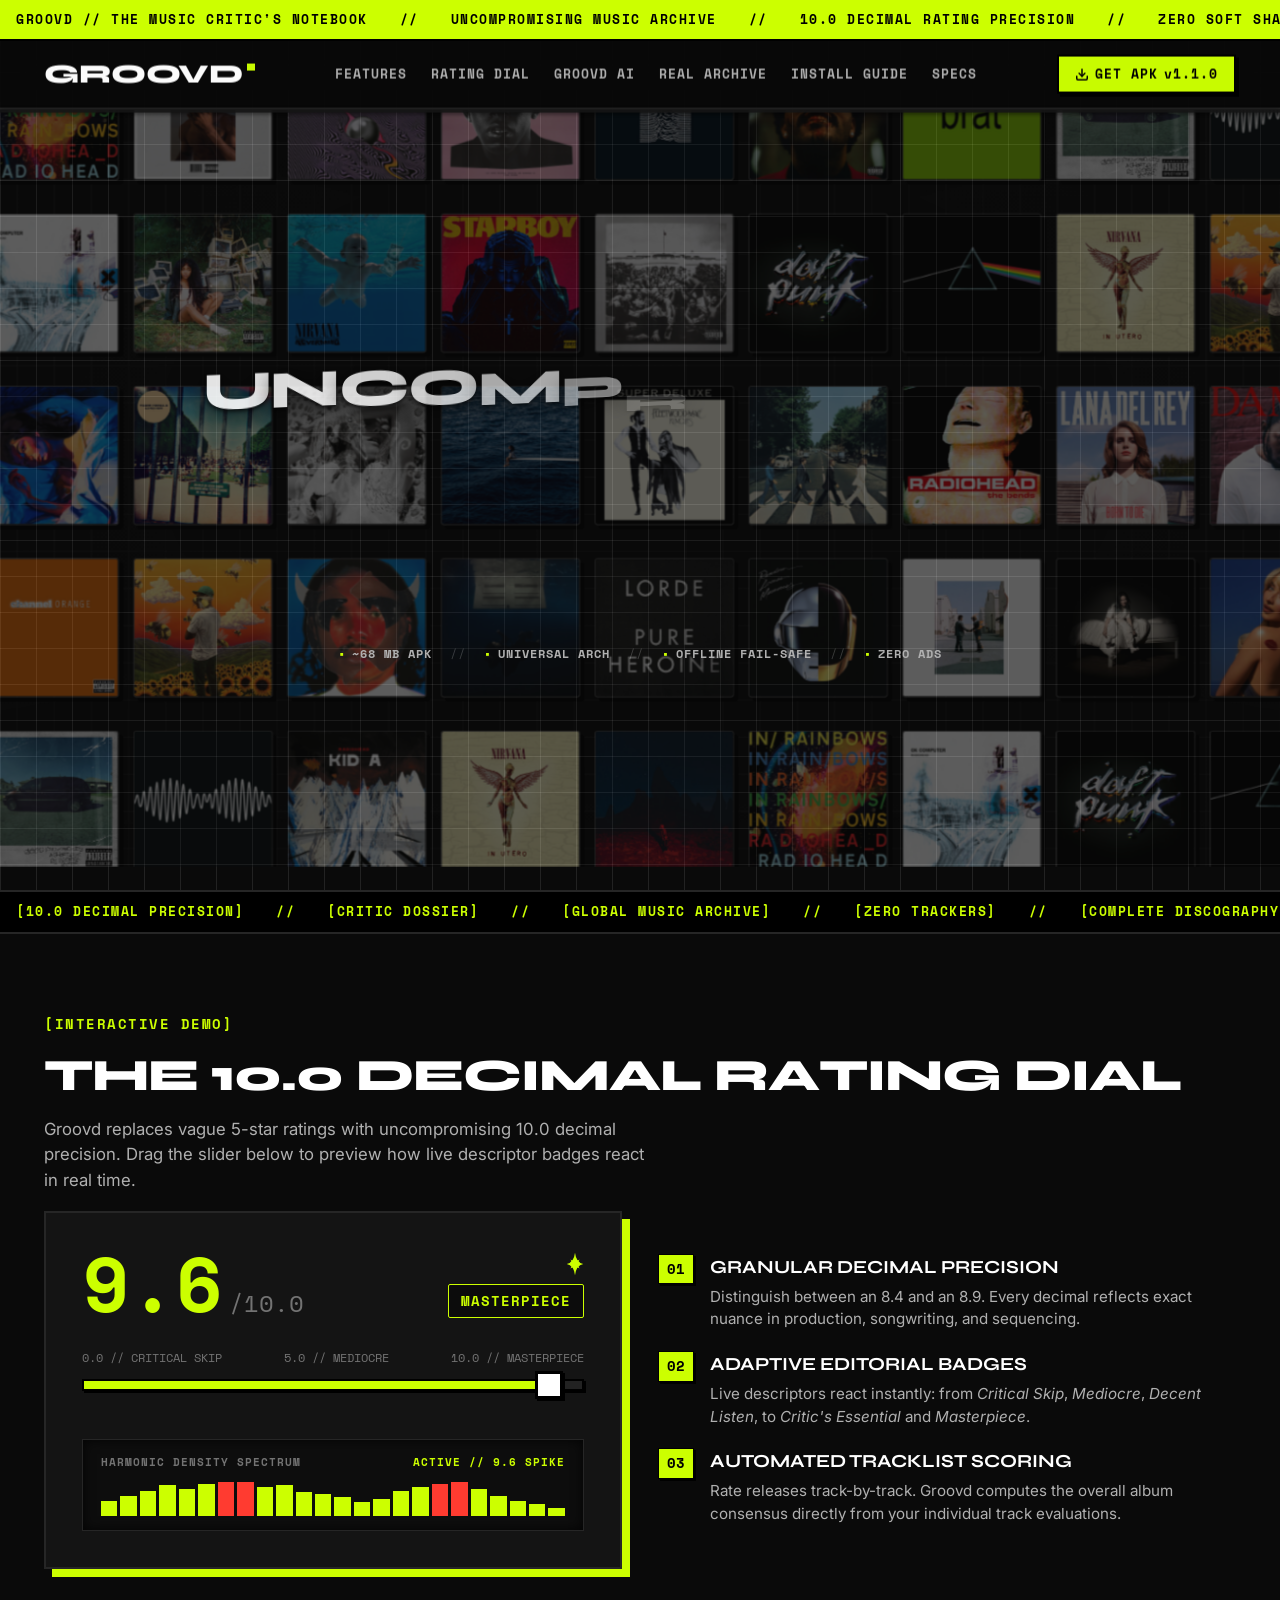
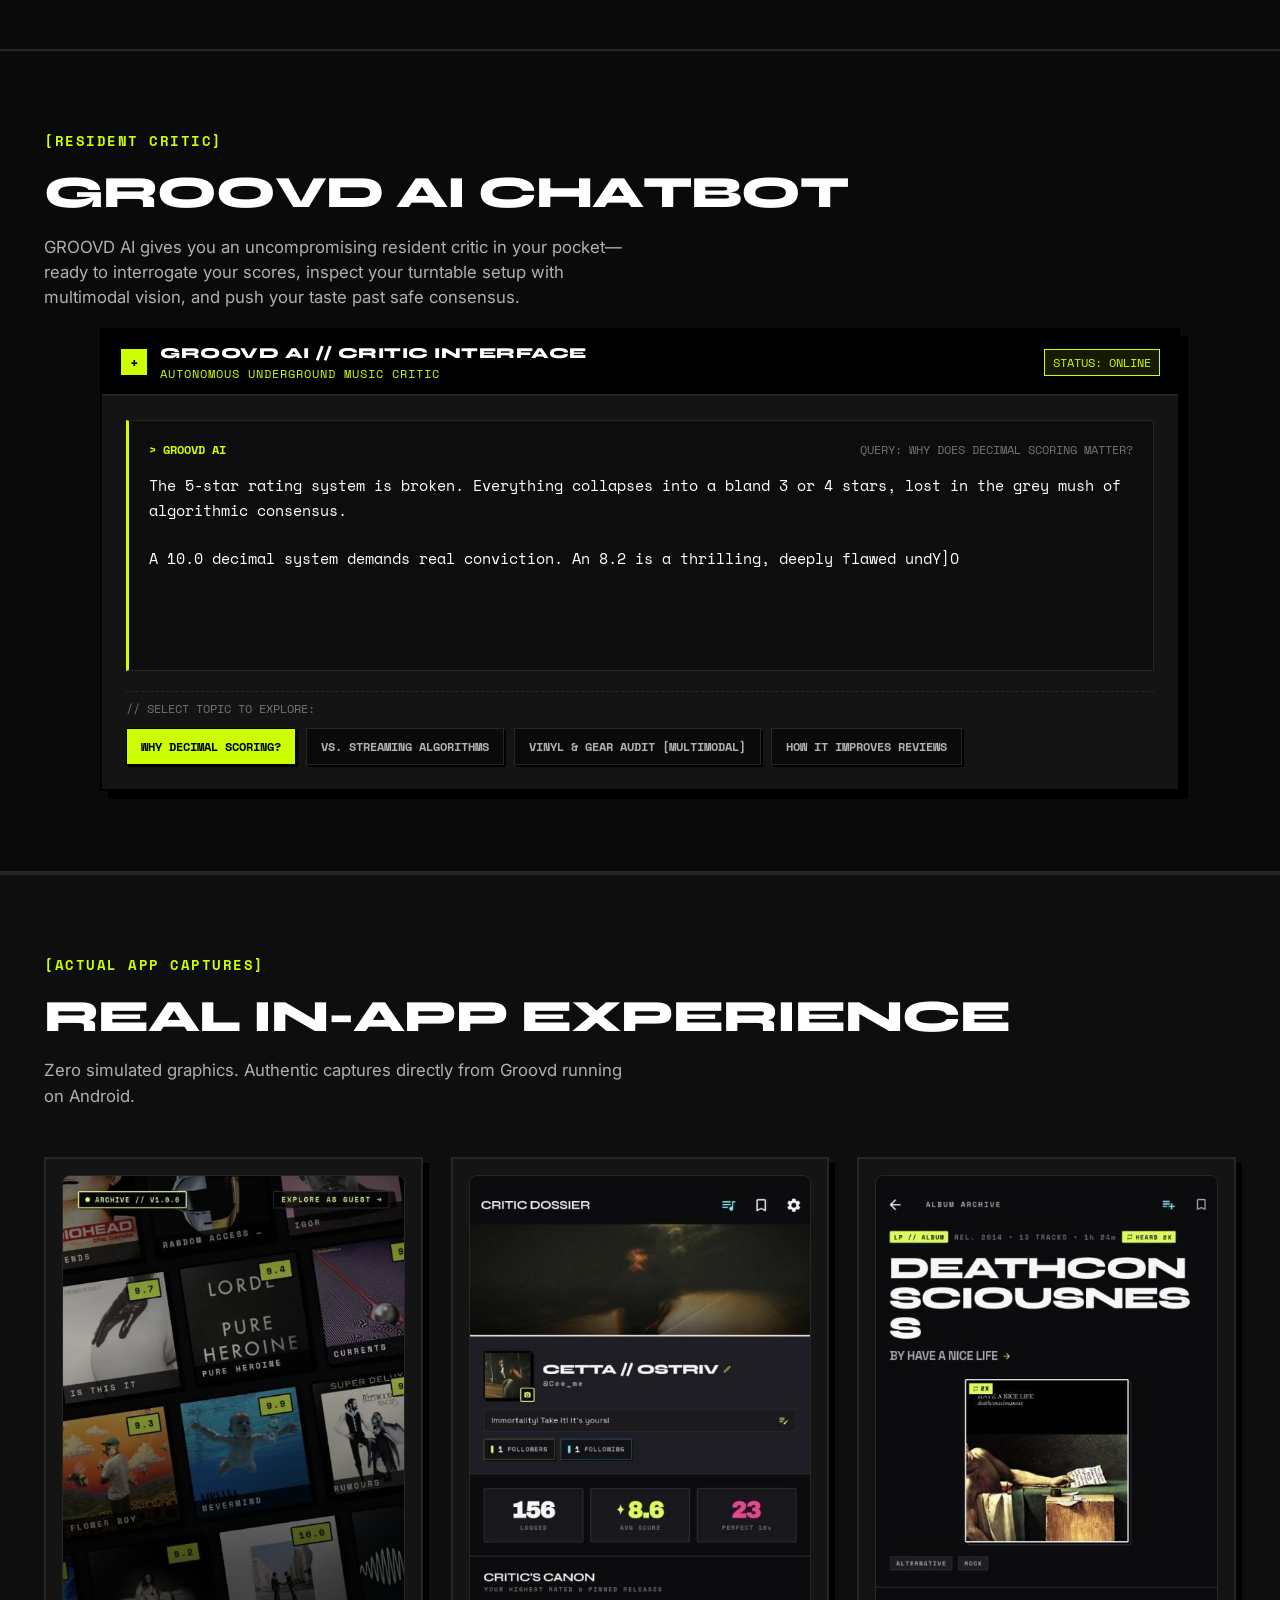
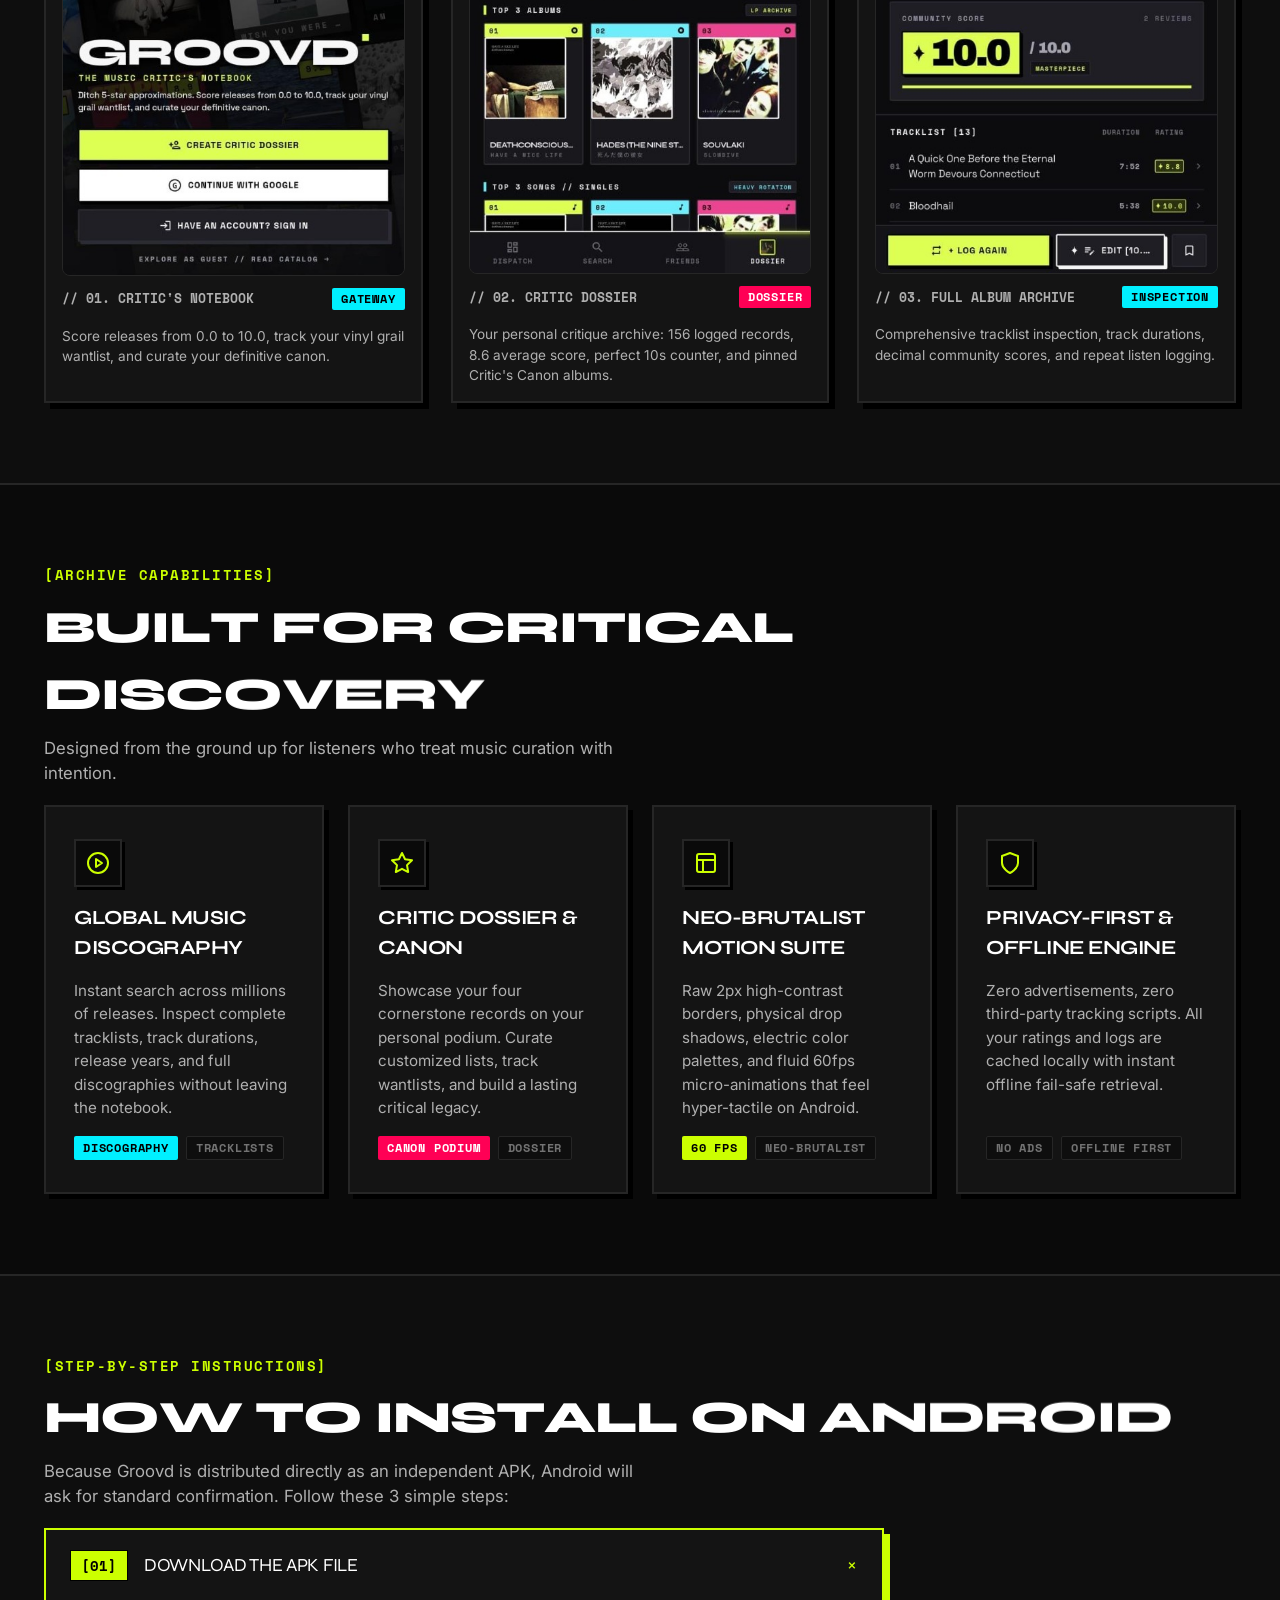
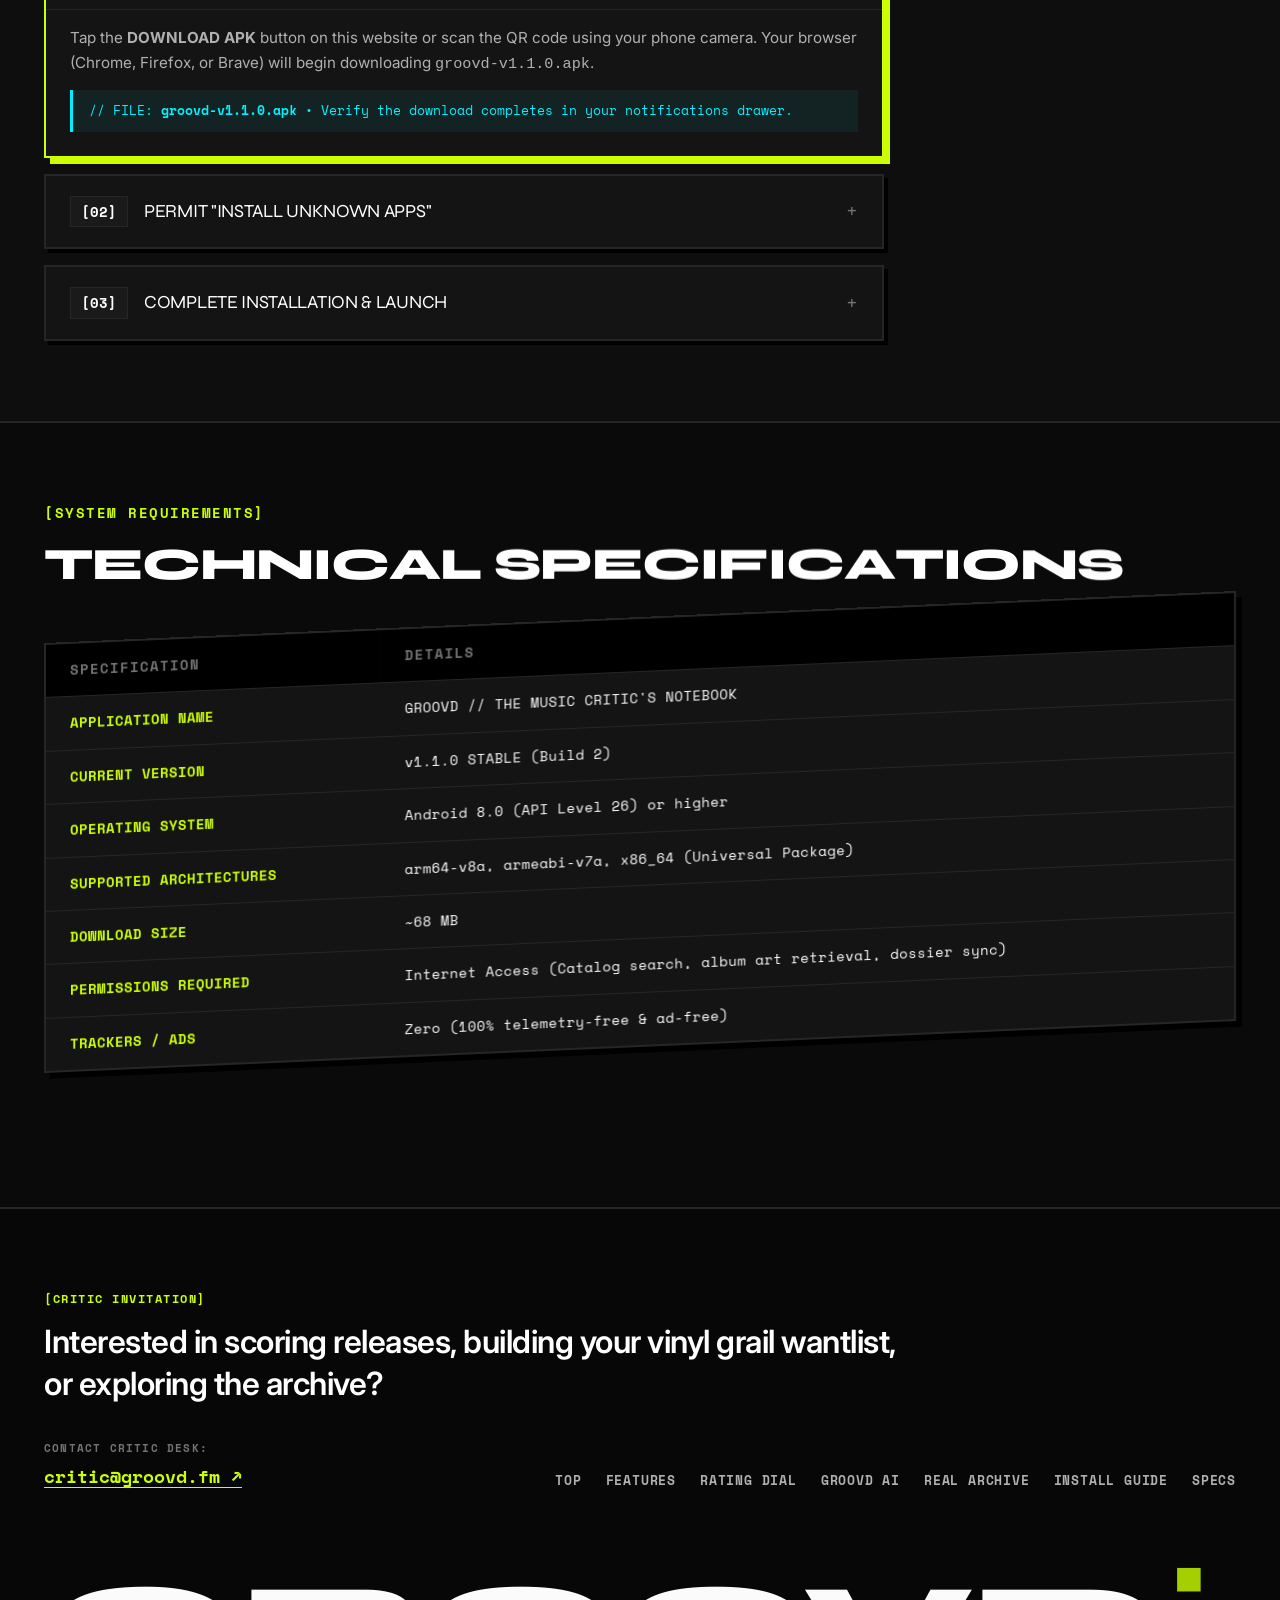
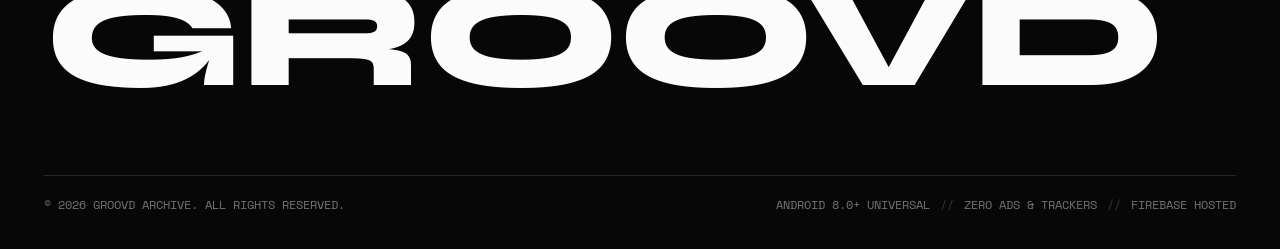
<file: groovd/website/index.html>
<!DOCTYPE html>
<html lang="en">
<head>
  <meta charset="UTF-8">
  <meta name="viewport" content="width=device-width, initial-scale=1.0">
  <title>GROOVD // The Music Critic's Notebook (Official Android Download)</title>

  <!-- SEO & Social Metadata -->
  <meta name="description" content="Download Groovd for Android. The uncompromising editorial music rating and cataloging application with 10.0 decimal precision, critic dossiers, and neo-brutalist aesthetics.">
  <meta name="keywords" content="Groovd, music critic, music rating app, album reviews, 10.0 decimal rating, android apk, brutalist music app">
  <meta name="author" content="Groovd Editorial">

  <!-- Open Graph / Facebook -->
  <meta property="og:type" content="website">
  <meta property="og:url" content="https://groovd.web.app/">
  <meta property="og:title" content="GROOVD // The Music Critic's Notebook">
  <meta property="og:description" content="Uncompromising music rating and discography archive for Android. 10.0 decimal precision, zero soft shadows.">
  <meta property="og:image" content="assets/icon/groovd-logo.png">

  <!-- Twitter -->
  <meta name="twitter:card" content="summary_large_image">
  <meta name="twitter:title" content="GROOVD // The Music Critic's Notebook">
  <meta name="twitter:description" content="Uncompromising music rating and discography archive for Android. Download official APK.">
  <meta name="twitter:image" content="assets/icon/groovd-logo.png">

  <!-- Favicon -->
  <link rel="icon" type="image/png" href="assets/icon/groovd-logo.png">

  <!-- Stylesheet (versioned to ensure instant browser cache refresh) -->
  <link rel="stylesheet" href="css/styles.css?v=7.0">
</head>
<body>

  <!-- Neo-Brutalist Aperture Shutter Blade Transition -->
  <div id="groovd-shutter" class="groovd-shutter" aria-hidden="true">
    <div class="shutter-blade blade-1"></div>
    <div class="shutter-blade blade-2"></div>
    <div class="shutter-blade blade-3"></div>
    <div class="shutter-blade blade-4"></div>
    <div class="shutter-badge">
      <span class="shutter-badge-text">GROOVD // ROUTING DISPATCH</span>
      <span class="shutter-badge-bar"></span>
    </div>
  </div>

  <!-- Neo-Brutalist Block Cursor -->
  <div id="groovd-cursor" class="groovd-cursor" aria-hidden="true">
    <div class="cursor-block"></div>
    <div class="cursor-title-hud" id="cursor-title-hud"></div>
  </div>

  <!-- In-App Authentic Splash Screen (Same as Flutter App, runs on access & refresh) -->
  <div id="splash-screen" class="splash-screen" role="dialog" aria-modal="true" aria-label="Groovd Launch Screen">
    <!-- Concentric Vinyl Grooves (Directly from app _VinylGroovesPainter) -->
    <svg class="splash-vinyl-grooves" viewBox="0 0 800 800" aria-hidden="true">
      <circle cx="400" cy="400" r="90" fill="none" stroke="#26262F" stroke-width="1.2" />
      <circle cx="400" cy="400" r="140" fill="none" stroke="#26262F" stroke-width="1.2" />
      <circle cx="400" cy="400" r="190" fill="none" stroke="#26262F" stroke-width="1.2" />
      <circle cx="400" cy="400" r="240" fill="none" stroke="#26262F" stroke-width="1.2" />
      <circle cx="400" cy="400" r="290" fill="none" stroke="#26262F" stroke-width="1.2" />
      <circle cx="400" cy="400" r="340" fill="none" stroke="#26262F" stroke-width="1.2" />
    </svg>

    <div class="splash-brand-container">
      <div class="splash-brand-row">
        <span class="splash-brand-text">GROOVD</span>
        <span class="splash-brand-block" aria-hidden="true"></span>
      </div>

      <div class="splash-tagline">
        <span class="splash-dash"></span>
        <span class="splash-tagline-text">THE MUSIC CRITIC'S NOTEBOOK</span>
        <span class="splash-dash"></span>
      </div>
    </div>

    <div class="splash-footer">
      GROOVD // ARCHIVE v1.1
    </div>
  </div>

  <!-- Top Marquee Ticker (Dual identical tracks for 100% seamless infinite loop) -->
  <div class="marquee-wrapper" aria-hidden="true">
    <div class="marquee-content">
      <span>GROOVD // THE MUSIC CRITIC'S NOTEBOOK</span>
      <span>//</span>
      <span>UNCOMPROMISING MUSIC ARCHIVE</span>
      <span>//</span>
      <span>10.0 DECIMAL RATING PRECISION</span>
      <span>//</span>
      <span>ZERO SOFT SHADOWS</span>
      <span>//</span>
      <span>OFFICIAL ANDROID V1.1.0 RELEASE</span>
      <span>//</span>
      <span>DIRECT APK DOWNLOAD</span>
      <span>//</span>
      <span>GROOVD // THE MUSIC CRITIC'S NOTEBOOK</span>
      <span>//</span>
      <span>UNCOMPROMISING MUSIC ARCHIVE</span>
      <span>//</span>
      <span>10.0 DECIMAL RATING PRECISION</span>
      <span>//</span>
      <span>ZERO SOFT SHADOWS</span>
      <span>//</span>
      <span>OFFICIAL ANDROID V1.1.0 RELEASE</span>
      <span>//</span>
      <span>DIRECT APK DOWNLOAD</span>
      <span>//</span>
    </div>
    <div class="marquee-content" aria-hidden="true">
      <span>GROOVD // THE MUSIC CRITIC'S NOTEBOOK</span>
      <span>//</span>
      <span>UNCOMPROMISING MUSIC ARCHIVE</span>
      <span>//</span>
      <span>10.0 DECIMAL RATING PRECISION</span>
      <span>//</span>
      <span>ZERO SOFT SHADOWS</span>
      <span>//</span>
      <span>OFFICIAL ANDROID V1.1.0 RELEASE</span>
      <span>//</span>
      <span>DIRECT APK DOWNLOAD</span>
      <span>//</span>
      <span>GROOVD // THE MUSIC CRITIC'S NOTEBOOK</span>
      <span>//</span>
      <span>UNCOMPROMISING MUSIC ARCHIVE</span>
      <span>//</span>
      <span>10.0 DECIMAL RATING PRECISION</span>
      <span>//</span>
      <span>ZERO SOFT SHADOWS</span>
      <span>//</span>
      <span>OFFICIAL ANDROID V1.1.0 RELEASE</span>
      <span>//</span>
      <span>DIRECT APK DOWNLOAD</span>
      <span>//</span>
    </div>
  </div>

  <!-- Sticky Navigation Header (In-App Logo Style: GROOVD ▪) -->
  <header class="site-nav">
    <div class="container nav-inner">
      <a href="#hero" class="nav-brand" aria-label="GROOVD Archive Home">
        <span class="brand-text">GROOVD</span>
        <span class="brand-square" aria-hidden="true"></span>
      </a>

      <nav class="nav-links">
        <a href="#features">FEATURES</a>
        <a href="#rating-demo">RATING DIAL</a>
        <a href="#ai-critic">GROOVD AI</a>
        <a href="#showcase">REAL ARCHIVE</a>
        <a href="#install-guide">INSTALL GUIDE</a>
        <a href="#specs">SPECS</a>
      </nav>

      <a href="download.html" class="btn-nav-download">
        <svg width="14" height="14" viewBox="0 0 24 24" fill="none" stroke="currentColor" stroke-width="2.5" stroke-linecap="round" stroke-linejoin="round">
          <path d="M21 15v4a2 2 0 0 1-2 2H5a2 2 0 0 1-2-2v-4"></path>
          <polyline points="7 10 12 15 17 10"></polyline>
          <line x1="12" y1="15" x2="12" y2="3"></line>
        </svg>
        GET APK <span class="nav-v-hide">v1.1.0</span>
      </a>
    </div>

    <!-- Neo-Brutalist Slide Progress Indicator (Placed right below navbar border) -->
    <div class="nav-slide-indicator" id="nav-slide-indicator" role="progressbar" aria-label="Slide Indicator" aria-valuenow="0" aria-valuemin="0" aria-valuemax="100">
      <div class="nav-slide-track">
        <div class="nav-slide-fill" id="nav-slide-fill"></div>
      </div>
    </div>
  </header>

  <!-- Hero Section with Animated Album Covers Wall Background -->
  <section id="hero" class="hero">
    
    <!-- Animated Multi-Row Background of Real Album Covers Covering ALL of the Top Section Background -->
    <div class="hero-covers-bg" aria-hidden="true">
      <div class="covers-track track-1">
        <img src="assets/covers/in_rainbows.jpg" alt="">
        <img src="assets/covers/blonde.jpg" alt="">
        <img src="assets/covers/currents.jpg" alt="">
        <img src="assets/covers/igor.jpg" alt="">
        <img src="assets/covers/unknown_pleasures.jpg" alt="">
        <img src="assets/covers/after_hours.jpg" alt="">
        <img src="assets/covers/brat.jpg" alt="">
        <img src="assets/covers/good_kid_maad_city.jpg" alt="">
        <img src="assets/covers/am.jpg" alt="">
        <img src="assets/covers/kid_a.jpg" alt="">
        <img src="assets/covers/in_rainbows.jpg" alt="">
        <img src="assets/covers/blonde.jpg" alt="">
        <img src="assets/covers/currents.jpg" alt="">
        <img src="assets/covers/igor.jpg" alt="">
        <img src="assets/covers/unknown_pleasures.jpg" alt="">
        <img src="assets/covers/after_hours.jpg" alt="">
      </div>

      <div class="covers-track track-2">
        <img src="assets/covers/ok_computer.jpg" alt="">
        <img src="assets/covers/ctrl.jpg" alt="">
        <img src="assets/covers/nevermind.jpg" alt="">
        <img src="assets/covers/starboy.jpg" alt="">
        <img src="assets/covers/to_pimp_a_butterfly.jpg" alt="">
        <img src="assets/covers/discovery.jpg" alt="">
        <img src="assets/covers/the_dark_side_of_the_moon.jpg" alt="">
        <img src="assets/covers/in_utero.jpg" alt="">
        <img src="assets/covers/flower_boy.jpg" alt="">
        <img src="assets/covers/punisher.jpg" alt="">
        <img src="assets/covers/ok_computer.jpg" alt="">
        <img src="assets/covers/ctrl.jpg" alt="">
        <img src="assets/covers/nevermind.jpg" alt="">
        <img src="assets/covers/starboy.jpg" alt="">
        <img src="assets/covers/to_pimp_a_butterfly.jpg" alt="">
        <img src="assets/covers/discovery.jpg" alt="">
      </div>

      <div class="covers-track track-3">
        <img src="assets/covers/melodrama.jpg" alt="">
        <img src="assets/covers/lonerism.jpg" alt="">
        <img src="assets/covers/vespertine.jpg" alt="">
        <img src="assets/covers/sos.jpg" alt="">
        <img src="assets/covers/rumours.jpg" alt="">
        <img src="assets/covers/abbey_road.jpg" alt="">
        <img src="assets/covers/the_bends.jpg" alt="">
        <img src="assets/covers/born_to_die.jpg" alt="">
        <img src="assets/covers/damn.jpg" alt="">
        <img src="assets/covers/is_this_it.jpg" alt="">
        <img src="assets/covers/melodrama.jpg" alt="">
        <img src="assets/covers/lonerism.jpg" alt="">
        <img src="assets/covers/vespertine.jpg" alt="">
        <img src="assets/covers/sos.jpg" alt="">
        <img src="assets/covers/rumours.jpg" alt="">
        <img src="assets/covers/abbey_road.jpg" alt="">
      </div>

      <div class="covers-track track-4">
        <img src="assets/covers/channel_orange.jpg" alt="">
        <img src="assets/covers/flower_boy.jpg" alt="">
        <img src="assets/covers/gemini_rights.jpg" alt="">
        <img src="assets/covers/hit_me_hard_and_soft.jpg" alt="">
        <img src="assets/covers/pure_heroine.jpg" alt="">
        <img src="assets/covers/random_access_memories.jpg" alt="">
        <img src="assets/covers/wish_you_were_here.jpg" alt="">
        <img src="assets/covers/wwafawdwg.jpg" alt="">
        <img src="assets/covers/short_n_sweet.jpg" alt="">
        <img src="assets/covers/lover.jpg" alt="">
        <img src="assets/covers/channel_orange.jpg" alt="">
        <img src="assets/covers/flower_boy.jpg" alt="">
        <img src="assets/covers/gemini_rights.jpg" alt="">
        <img src="assets/covers/hit_me_hard_and_soft.jpg" alt="">
        <img src="assets/covers/pure_heroine.jpg" alt="">
        <img src="assets/covers/random_access_memories.jpg" alt="">
      </div>

      <div class="covers-track track-5">
        <img src="assets/covers/good_kid_maad_city.jpg" alt="">
        <img src="assets/covers/am.jpg" alt="">
        <img src="assets/covers/kid_a.jpg" alt="">
        <img src="assets/covers/in_utero.jpg" alt="">
        <img src="assets/covers/punisher.jpg" alt="">
        <img src="assets/covers/in_rainbows.jpg" alt="">
        <img src="assets/covers/ok_computer.jpg" alt="">
        <img src="assets/covers/discovery.jpg" alt="">
        <img src="assets/covers/the_dark_side_of_the_moon.jpg" alt="">
        <img src="assets/covers/blonde.jpg" alt="">
        <img src="assets/covers/good_kid_maad_city.jpg" alt="">
        <img src="assets/covers/am.jpg" alt="">
        <img src="assets/covers/kid_a.jpg" alt="">
        <img src="assets/covers/in_utero.jpg" alt="">
        <img src="assets/covers/punisher.jpg" alt="">
        <img src="assets/covers/in_rainbows.jpg" alt="">
      </div>

      <div class="covers-track track-6">
        <img src="assets/covers/starboy.jpg" alt="">
        <img src="assets/covers/to_pimp_a_butterfly.jpg" alt="">
        <img src="assets/covers/after_hours.jpg" alt="">
        <img src="assets/covers/brat.jpg" alt="">
        <img src="assets/covers/ctrl.jpg" alt="">
        <img src="assets/covers/nevermind.jpg" alt="">
        <img src="assets/covers/damn.jpg" alt="">
        <img src="assets/covers/melodrama.jpg" alt="">
        <img src="assets/covers/lonerism.jpg" alt="">
        <img src="assets/covers/abbey_road.jpg" alt="">
        <img src="assets/covers/starboy.jpg" alt="">
        <img src="assets/covers/to_pimp_a_butterfly.jpg" alt="">
        <img src="assets/covers/after_hours.jpg" alt="">
        <img src="assets/covers/brat.jpg" alt="">
        <img src="assets/covers/ctrl.jpg" alt="">
        <img src="assets/covers/nevermind.jpg" alt="">
      </div>

      <div class="covers-track track-7">
        <img src="assets/covers/wish_you_were_here.jpg" alt="">
        <img src="assets/covers/short_n_sweet.jpg" alt="">
        <img src="assets/covers/pure_heroine.jpg" alt="">
        <img src="assets/covers/the_dark_side_of_the_moon.jpg" alt="">
        <img src="assets/covers/the_bends.jpg" alt="">
        <img src="assets/covers/am.jpg" alt="">
        <img src="assets/covers/discovery.jpg" alt="">
        <img src="assets/covers/in_rainbows.jpg" alt="">
        <img src="assets/covers/ctrl.jpg" alt="">
        <img src="assets/covers/igor.jpg" alt="">
        <img src="assets/covers/wish_you_were_here.jpg" alt="">
        <img src="assets/covers/short_n_sweet.jpg" alt="">
        <img src="assets/covers/pure_heroine.jpg" alt="">
        <img src="assets/covers/the_dark_side_of_the_moon.jpg" alt="">
        <img src="assets/covers/the_bends.jpg" alt="">
        <img src="assets/covers/am.jpg" alt="">
      </div>

      <div class="hero-covers-overlay"></div>
    </div>

    <div class="container hero-container">
      
      <!-- Hero Content (Open, unboxed typography & actions) -->
      <div class="hero-content">
        
        <!-- Headline: Interactive Proximity Glitch on Cursor Hover -->
        <h1 class="hero-title" id="hero-title">
          <span class="hero-title-line">UNCOMPROMISING</span>
          <span class="hero-title-line highlight-lime">MUSIC ARCHIVE.</span>
        </h1>

        <!-- Subtitle: Editorial Tagline & Description -->
        <p class="hero-subtitle">
          <span class="hero-subtitle-lead">THE MUSIC CRITIC'S NOTEBOOK.</span>
          <span class="hero-subtitle-body">Rate with 10.0 decimal precision, archive full discographies, and curate your definitive canon.</span>
        </p>

        <!-- Primary CTA + Secondary Link -->
        <div class="hero-actions-container">
          <div class="download-cta-row" id="download">
            <a href="download.html" class="btn-primary-download">
              <svg width="18" height="18" viewBox="0 0 24 24" fill="none" stroke="currentColor" stroke-width="2.5" stroke-linecap="round" stroke-linejoin="round">
                <path d="M21 15v4a2 2 0 0 1-2 2H5a2 2 0 0 1-2-2v-4"></path>
                <polyline points="7 10 12 15 17 10"></polyline>
                <line x1="12" y1="15" x2="12" y2="3"></line>
              </svg>
              DOWNLOAD APK // ANDROID
            </a>

            <a href="#install-guide" class="btn-secondary-guide">
              INSTALL GUIDE →
            </a>
          </div>
        </div>

        <!-- Minimalist Typographic Specs Strip -->
        <div class="hero-specs-strip">
          <span class="spec-item"><span class="spec-bullet">▪</span> ~68 MB APK</span>
          <span class="spec-sep" aria-hidden="true">//</span>
          <span class="spec-item"><span class="spec-bullet">▪</span> UNIVERSAL ARCH</span>
          <span class="spec-sep" aria-hidden="true">//</span>
          <span class="spec-item"><span class="spec-bullet">▪</span> OFFLINE FAIL-SAFE</span>
          <span class="spec-sep" aria-hidden="true">//</span>
          <span class="spec-item"><span class="spec-bullet">▪</span> ZERO ADS</span>
        </div>

      </div>

    </div>
  </section>

  <!-- Secondary Ticker (Dual identical tracks for 100% seamless infinite loop) -->
  <div class="marquee-wrapper marquee-alt" aria-hidden="true">
    <div class="marquee-content">
      <span>[10.0 DECIMAL PRECISION]</span>
      <span>//</span>
      <span>[CRITIC DOSSIER]</span>
      <span>//</span>
      <span>[GLOBAL MUSIC ARCHIVE]</span>
      <span>//</span>
      <span>[ZERO TRACKERS]</span>
      <span>//</span>
      <span>[COMPLETE DISCOGRAPHY]</span>
      <span>//</span>
      <span>[HAPTIC SLIDERS]</span>
      <span>//</span>
      <span>[10.0 DECIMAL PRECISION]</span>
      <span>//</span>
      <span>[CRITIC DOSSIER]</span>
      <span>//</span>
      <span>[GLOBAL MUSIC ARCHIVE]</span>
      <span>//</span>
      <span>[ZERO TRACKERS]</span>
      <span>//</span>
      <span>[COMPLETE DISCOGRAPHY]</span>
      <span>//</span>
      <span>[HAPTIC SLIDERS]</span>
      <span>//</span>
    </div>
    <div class="marquee-content" aria-hidden="true">
      <span>[10.0 DECIMAL PRECISION]</span>
      <span>//</span>
      <span>[CRITIC DOSSIER]</span>
      <span>//</span>
      <span>[GLOBAL MUSIC ARCHIVE]</span>
      <span>//</span>
      <span>[ZERO TRACKERS]</span>
      <span>//</span>
      <span>[COMPLETE DISCOGRAPHY]</span>
      <span>//</span>
      <span>[HAPTIC SLIDERS]</span>
      <span>//</span>
      <span>[10.0 DECIMAL PRECISION]</span>
      <span>//</span>
      <span>[CRITIC DOSSIER]</span>
      <span>//</span>
      <span>[GLOBAL MUSIC ARCHIVE]</span>
      <span>//</span>
      <span>[ZERO TRACKERS]</span>
      <span>//</span>
      <span>[COMPLETE DISCOGRAPHY]</span>
      <span>//</span>
      <span>[HAPTIC SLIDERS]</span>
      <span>//</span>
    </div>
  </div>

  <!-- Interactive Rating Playground -->
  <section id="rating-demo" class="section">
    <div class="container">
      <div class="section-header">
        <span class="section-label">[INTERACTIVE DEMO]</span>
        <h2 class="section-title">THE 10.0 DECIMAL RATING DIAL</h2>
        <p class="section-desc">
          Groovd replaces vague 5-star ratings with uncompromising 10.0 decimal precision. Drag the slider below to preview how live descriptor badges react in real time.
        </p>
      </div>

      <div class="playground-grid">
        <!-- Interactive Card -->
        <div class="rating-demo-card" id="demo-rating-card">
          <div class="rating-demo-display">
            <div class="score-huge-wrap">
              <span class="score-huge-number" id="demo-score-value">9.6</span>
              <span class="score-huge-max">/10.0</span>
            </div>

            <div class="rating-badge-combo">
              <div id="demo-spike-sign"></div>
              <div class="descriptor-chip" id="demo-descriptor">MASTERPIECE</div>
            </div>
          </div>

          <div class="slider-container">
            <div class="slider-label-row">
              <span>0.0 // CRITICAL SKIP</span>
              <span>5.0 // MEDIOCRE</span>
              <span>10.0 // MASTERPIECE</span>
            </div>
            <input type="range" id="demo-rating-slider" min="0.0" max="10.0" step="0.1" value="9.6" aria-label="Interactive rating score slider">
          </div>

          <!-- Hardware Oscilloscope Equalizer Spectrum -->
          <div class="rating-oscilloscope" aria-hidden="true">
            <div class="osc-header">
              <span>HARMONIC DENSITY SPECTRUM</span>
              <span class="osc-tag" id="osc-status-tag">ACTIVE // 9.6 SPIKE</span>
            </div>
            <div class="osc-spectrum" id="osc-spectrum-bars">
              <span class="spectrum-bar active" style="height: 45%;"></span>
              <span class="spectrum-bar active" style="height: 60%;"></span>
              <span class="spectrum-bar active" style="height: 75%;"></span>
              <span class="spectrum-bar active" style="height: 90%;"></span>
              <span class="spectrum-bar active" style="height: 80%;"></span>
              <span class="spectrum-bar active" style="height: 95%;"></span>
              <span class="spectrum-bar active spike-peak" style="height: 100%;"></span>
              <span class="spectrum-bar active spike-peak" style="height: 100%;"></span>
              <span class="spectrum-bar active" style="height: 85%;"></span>
              <span class="spectrum-bar active" style="height: 90%;"></span>
              <span class="spectrum-bar active" style="height: 70%;"></span>
              <span class="spectrum-bar active" style="height: 65%;"></span>
              <span class="spectrum-bar active" style="height: 55%;"></span>
              <span class="spectrum-bar active" style="height: 40%;"></span>
              <span class="spectrum-bar active" style="height: 50%;"></span>
              <span class="spectrum-bar active" style="height: 75%;"></span>
              <span class="spectrum-bar active" style="height: 85%;"></span>
              <span class="spectrum-bar active spike-peak" style="height: 95%;"></span>
              <span class="spectrum-bar active spike-peak" style="height: 100%;"></span>
              <span class="spectrum-bar active" style="height: 80%;"></span>
              <span class="spectrum-bar active" style="height: 60%;"></span>
              <span class="spectrum-bar active" style="height: 45%;"></span>
              <span class="spectrum-bar active" style="height: 35%;"></span>
              <span class="spectrum-bar active" style="height: 25%;"></span>
            </div>
          </div>
        </div>

        <!-- Explanatory Points -->
        <div class="playground-info">
          <div class="feature-point">
            <div class="point-index">01</div>
            <div class="point-body">
              <h4>Granular Decimal Precision</h4>
              <p>Distinguish between an 8.4 and an 8.9. Every decimal reflects exact nuance in production, songwriting, and sequencing.</p>
            </div>
          </div>

          <div class="feature-point">
            <div class="point-index">02</div>
            <div class="point-body">
              <h4>Adaptive Editorial Badges</h4>
              <p>Live descriptors react instantly: from <em>Critical Skip</em>, <em>Mediocre</em>, <em>Decent Listen</em>, to <em>Critic's Essential</em> and <em>Masterpiece</em>.</p>
            </div>
          </div>

          <div class="feature-point">
            <div class="point-index">03</div>
            <div class="point-body">
              <h4>Automated Tracklist Scoring</h4>
              <p>Rate releases track-by-track. Groovd computes the overall album consensus directly from your individual track evaluations.</p>
            </div>
          </div>
        </div>
      </div>
    </div>
  </section>

  <!-- GROOVD AI // Resident Music Critic Section -->
  <section id="ai-critic" class="section ai-critic-section">
    <div class="container">
      <div class="section-header">
        <span class="section-label">[RESIDENT CRITIC]</span>
        <h2 class="section-title">GROOVD AI CHATBOT</h2>
        <p class="section-desc">
          GROOVD AI gives you an uncompromising resident critic in your pocket—ready to interrogate your scores, inspect your turntable setup with multimodal vision, and push your taste past safe consensus.
        </p>
      </div>

      <div class="ai-critic-wrapper">
        <!-- Interactive Critic Console Window -->
        <div class="critic-console-window">
          <!-- Terminal Header -->
          <div class="critic-terminal-header">
            <div class="critic-terminal-left">
              <div class="critic-badge-icon">+</div>
              <div class="critic-terminal-titles">
                <span class="critic-title-main">GROOVD AI // CRITIC INTERFACE</span>
                <span class="critic-title-sub">AUTONOMOUS UNDERGROUND MUSIC CRITIC</span>
              </div>
            </div>
            <div class="critic-terminal-status">STATUS: ONLINE</div>
          </div>

          <!-- Console Body -->
          <div class="critic-console-body">
            <!-- Multimodal Vision Card (Previewing Turntable/Vinyl Inspection) -->
            <div class="critic-vision-box" id="critic-vision-box" style="display: none;">
              <img src="assets/covers/kid_a.jpg" alt="Multimodal vinyl setup preview" class="critic-vision-thumb">
              <div class="critic-vision-info">
                <span class="critic-vision-tag">[MULTIMODAL VISION ATTACHMENT: GEAR_SETUP.RAW]</span>
                <span class="critic-vision-desc">Audiophile turntable plinth, unisolated monitor proximity, counterweight alignment</span>
              </div>
            </div>

            <!-- Speech Output Bubble -->
            <div class="critic-speech-bubble">
              <div class="critic-speaker-row">
                <span class="critic-speaker-name">&gt; GROOVD AI</span>
                <span id="critic-user-prompt-label">QUERY: WHY DOES DECIMAL SCORING MATTER?</span>
              </div>
              <div class="critic-text-output" id="critic-text-output"></div>

              <!-- Embedded Album Recommendation Card -->
              <a href="#features" class="critic-album-embed" id="critic-album-embed" style="opacity: 0; pointer-events: none;">
                <img src="assets/covers/ok_computer.jpg" alt="Recommended Album" class="critic-album-art">
                <div class="critic-album-meta">
                  <span class="critic-album-title">OK COMPUTER</span>
                  <span class="critic-album-artist">RADIOHEAD</span>
                </div>
                <span class="critic-album-badge">9.8 CANON</span>
              </a>
            </div>

            <!-- Interactive Prompt Bar -->
            <div class="critic-chip-bar">
              <div class="critic-chip-label">// SELECT TOPIC TO EXPLORE:</div>
              <button type="button" class="critic-chip-btn active" data-scenario="roast">WHY DECIMAL SCORING?</button>
              <button type="button" class="critic-chip-btn" data-scenario="recommend">VS. STREAMING ALGORITHMS</button>
              <button type="button" class="critic-chip-btn" data-scenario="gear">VINYL &amp; GEAR AUDIT [MULTIMODAL]</button>
              <button type="button" class="critic-chip-btn" data-scenario="take">HOW IT IMPROVES REVIEWS</button>
            </div>
          </div>
        </div>
      </div>
    </div>
  </section>

  <!-- Real In-App Screenshots Showcase Section -->
  <section id="showcase" class="section" style="background-color: #0E0E0E; border-top: 2px solid var(--border-dark); border-bottom: 2px solid var(--border-dark);">
    <div class="container">
      <div class="section-header">
        <span class="section-label">[ACTUAL APP CAPTURES]</span>
        <h2 class="section-title">REAL IN-APP EXPERIENCE</h2>
        <p class="section-desc">Zero simulated graphics. Authentic captures directly from Groovd running on Android.</p>
      </div>

      <div class="real-screens-showcase" id="real-screens-showcase">
        <div class="real-screen-card slot-left" data-index="0" role="button" tabindex="0" aria-label="Screen 1: Critic's Notebook">
          <div class="real-screen-img-box">
            <img src="assets/screenshots/groovd_landing.jpg" alt="Groovd Notebook Entry Screen" loading="lazy">
          </div>
          <div class="real-screen-caption">
            <span>// 01. CRITIC'S NOTEBOOK</span>
            <span class="tag-badge cyan">GATEWAY</span>
          </div>
          <p style="font-size: 0.85rem; color: var(--text-secondary); line-height: 1.5; margin-top: 4px;">
            Score releases from 0.0 to 10.0, track your vinyl grail wantlist, and curate your definitive canon.
          </p>
        </div>

        <!-- Left Block-Shaped Arrow Button (In between left and center images) -->
        <button type="button" class="showcase-nav-btn btn-prev" id="showcase-prev-btn" aria-label="Previous screenshot">
          <svg width="18" height="18" viewBox="0 0 24 24" fill="none" stroke="currentColor" stroke-width="3.5" stroke-linecap="square" stroke-linejoin="miter">
            <polyline points="15 18 9 12 15 6"></polyline>
          </svg>
        </button>

        <div class="real-screen-card slot-center" data-index="1" role="button" tabindex="0" aria-label="Screen 2: Critic Dossier">
          <div class="real-screen-img-box">
            <img src="assets/screenshots/groovd_dossier.jpg" alt="Groovd Critic Dossier Screen" loading="lazy">
          </div>
          <div class="real-screen-caption">
            <span>// 02. CRITIC DOSSIER</span>
            <span class="tag-badge pink">DOSSIER</span>
          </div>
          <p style="font-size: 0.85rem; color: var(--text-secondary); line-height: 1.5; margin-top: 4px;">
            Your personal critique archive: 156 logged records, 8.6 average score, perfect 10s counter, and pinned Critic's Canon albums.
          </p>
        </div>

        <!-- Right Block-Shaped Arrow Button (In between center and right images) -->
        <button type="button" class="showcase-nav-btn btn-next" id="showcase-next-btn" aria-label="Next screenshot">
          <svg width="18" height="18" viewBox="0 0 24 24" fill="none" stroke="currentColor" stroke-width="3.5" stroke-linecap="square" stroke-linejoin="miter">
            <polyline points="9 18 15 12 9 6"></polyline>
          </svg>
        </button>

        <div class="real-screen-card slot-right" data-index="2" role="button" tabindex="0" aria-label="Screen 3: Full Album Archive">
          <div class="real-screen-img-box">
            <img src="assets/screenshots/groovd_album.jpg" alt="Groovd Album Archive Screen" loading="lazy">
          </div>
          <div class="real-screen-caption">
            <span>// 03. FULL ALBUM ARCHIVE</span>
            <span class="tag-badge cyan">INSPECTION</span>
          </div>
          <p style="font-size: 0.85rem; color: var(--text-secondary); line-height: 1.5; margin-top: 4px;">
            Comprehensive tracklist inspection, track durations, decimal community scores, and repeat listen logging.
          </p>
        </div>
      </div>
    </div>
  </section>

  <!-- Core Features Section -->
  <section id="features" class="section">
    <div class="container">
      <div class="section-header">
        <span class="section-label">[ARCHIVE CAPABILITIES]</span>
        <h2 class="section-title">BUILT FOR CRITICAL DISCOVERY</h2>
        <p class="section-desc">Designed from the ground up for listeners who treat music curation with intention.</p>
      </div>

      <div class="features-grid">
        <div class="feature-card">
          <div class="feature-icon-box">
            <svg width="24" height="24" viewBox="0 0 24 24" fill="none" stroke="currentColor" stroke-width="2" stroke-linecap="round" stroke-linejoin="round">
              <circle cx="12" cy="12" r="10"></circle>
              <polygon points="10 8 16 12 10 16 10 8"></polygon>
            </svg>
          </div>
          <h3>Global Music Discography</h3>
          <p>Instant search across millions of releases. Inspect complete tracklists, track durations, release years, and full discographies without leaving the notebook.</p>
          <div class="chip-preview">
            <span class="tag-badge cyan">DISCOGRAPHY</span>
            <span class="tag-badge muted">TRACKLISTS</span>
          </div>
        </div>

        <div class="feature-card">
          <div class="feature-icon-box">
            <svg width="24" height="24" viewBox="0 0 24 24" fill="none" stroke="currentColor" stroke-width="2" stroke-linecap="round" stroke-linejoin="round">
              <polygon points="12 2 15.09 8.26 22 9.27 17 14.14 18.18 21.02 12 17.77 5.82 21.02 7 14.14 2 9.27 8.91 8.26 12 2"></polygon>
            </svg>
          </div>
          <h3>Critic Dossier & Canon</h3>
          <p>Showcase your four cornerstone records on your personal podium. Curate customized lists, track wantlists, and build a lasting critical legacy.</p>
          <div class="chip-preview">
            <span class="tag-badge pink">CANON PODIUM</span>
            <span class="tag-badge muted">DOSSIER</span>
          </div>
        </div>

        <div class="feature-card">
          <div class="feature-icon-box">
            <svg width="24" height="24" viewBox="0 0 24 24" fill="none" stroke="currentColor" stroke-width="2" stroke-linecap="round" stroke-linejoin="round">
              <rect x="3" y="3" width="18" height="18" rx="2" ry="2"></rect>
              <line x1="3" y1="9" x2="21" y2="9"></line>
              <line x1="9" y1="21" x2="9" y2="9"></line>
            </svg>
          </div>
          <h3>Neo-Brutalist Motion Suite</h3>
          <p>Raw 2px high-contrast borders, physical drop shadows, electric color palettes, and fluid 60fps micro-animations that feel hyper-tactile on Android.</p>
          <div class="chip-preview">
            <span class="tag-badge lime">60 FPS</span>
            <span class="tag-badge muted">NEO-BRUTALIST</span>
          </div>
        </div>

        <div class="feature-card">
          <div class="feature-icon-box">
            <svg width="24" height="24" viewBox="0 0 24 24" fill="none" stroke="currentColor" stroke-width="2" stroke-linecap="round" stroke-linejoin="round">
              <path d="M12 22s8-4 8-10V5l-8-3-8 3v7c0 6 8 10 8 10z"></path>
            </svg>
          </div>
          <h3>Privacy-First & Offline Engine</h3>
          <p>Zero advertisements, zero third-party tracking scripts. All your ratings and logs are cached locally with instant offline fail-safe retrieval.</p>
          <div class="chip-preview">
            <span class="tag-badge muted">NO ADS</span>
            <span class="tag-badge muted">OFFLINE FIRST</span>
          </div>
        </div>
      </div>
    </div>
  </section>

  <!-- Interactive Android Sideloading Walkthrough (No Emojis) -->
  <section id="install-guide" class="section" style="background-color: #0E0E0E; border-top: 2px solid var(--border-dark);">
    <div class="container">
      <div class="section-header">
        <span class="section-label">[STEP-BY-STEP INSTRUCTIONS]</span>
        <h2 class="section-title">HOW TO INSTALL ON ANDROID</h2>
        <p class="section-desc">
          Because Groovd is distributed directly as an independent APK, Android will ask for standard confirmation. Follow these 3 simple steps:
        </p>
      </div>

      <div class="sideload-accordion">
        <!-- Step 1 -->
        <div class="sideload-step active">
          <div class="step-header">
            <div class="step-header-left">
              <span class="step-num">[01]</span>
              <span class="step-title">Download the APK File</span>
            </div>
            <span class="step-indicator">+</span>
          </div>
          <div class="step-body">
            <p>Tap the <strong>DOWNLOAD APK</strong> button on this website or scan the QR code using your phone camera. Your browser (Chrome, Firefox, or Brave) will begin downloading <code>groovd-v1.1.0.apk</code>.</p>
            <div class="step-alert-box">
              // FILE: <strong>groovd-v1.1.0.apk</strong> • Verify the download completes in your notifications drawer.
            </div>
          </div>
        </div>

        <!-- Step 2 -->
        <div class="sideload-step">
          <div class="step-header">
            <div class="step-header-left">
              <span class="step-num">[02]</span>
              <span class="step-title">Permit "Install Unknown Apps"</span>
            </div>
            <span class="step-indicator">+</span>
          </div>
          <div class="step-body">
            <p>Tap the completed download notification. If this is your first time sideloading an app from your browser, Android will display: <em>"For your security, your phone is not allowed to install unknown apps from this source."</em></p>
            <p style="margin-top: 8px;">Tap <strong>Settings</strong> in that popup, and toggle <strong>"Allow from this source"</strong> to ON.</p>
            <div class="step-alert-box">
              // NOTICE: This is standard Android security for all apps downloaded directly from websites rather than the Play Store.
            </div>
          </div>
        </div>

        <!-- Step 3 -->
        <div class="sideload-step">
          <div class="step-header">
            <div class="step-header-left">
              <span class="step-num">[03]</span>
              <span class="step-title">Complete Installation & Launch</span>
            </div>
            <span class="step-indicator">+</span>
          </div>
          <div class="step-body">
            <p>Return to the installer screen and tap <strong>INSTALL</strong>. Once installed, tap <strong>OPEN</strong> to launch Groovd, build your Critic Dossier, and start logging releases.</p>
            <div class="step-alert-box" style="border-left-color: var(--acid-lime); color: var(--acid-lime); background-color: rgba(204, 255, 0, 0.05);">
              // READY: All future releases and updates can be installed over the existing app without losing your reviews.
            </div>
          </div>
        </div>
      </div>
    </div>
  </section>

  <!-- Technical Specifications Table -->
  <section id="specs" class="section" style="border-top: 2px solid var(--border-dark);">
    <div class="container">
      <div class="section-header">
        <span class="section-label">[SYSTEM REQUIREMENTS]</span>
        <h2 class="section-title">TECHNICAL SPECIFICATIONS</h2>
      </div>

      <div class="specs-table-wrapper">
        <table class="specs-table">
          <thead>
            <tr>
              <th>SPECIFICATION</th>
              <th>DETAILS</th>
            </tr>
          </thead>
          <tbody>
            <tr>
              <td>APPLICATION NAME</td>
              <td>GROOVD // THE MUSIC CRITIC'S NOTEBOOK</td>
            </tr>
            <tr>
              <td>CURRENT VERSION</td>
              <td>v1.1.0 STABLE (Build 2)</td>
            </tr>
            <tr>
              <td>OPERATING SYSTEM</td>
              <td>Android 8.0 (API Level 26) or higher</td>
            </tr>
            <tr>
              <td>SUPPORTED ARCHITECTURES</td>
              <td>arm64-v8a, armeabi-v7a, x86_64 (Universal Package)</td>
            </tr>
            <tr>
              <td>DOWNLOAD SIZE</td>
              <td>~68 MB</td>
            </tr>
            <tr>
              <td>PERMISSIONS REQUIRED</td>
              <td>Internet Access (Catalog search, album art retrieval, dossier sync)</td>
            </tr>
            <tr>
              <td>TRACKERS / ADS</td>
              <td>Zero (100% telemetry-free & ad-free)</td>
            </tr>
          </tbody>
        </table>
      </div>
    </div>
  </section>

  <!-- Site Footer (Neat Brutalist Architecture matching reference layout) -->
  <footer class="site-footer" id="footer">
    <div class="container footer-inner">
      
      <!-- Top: Inquiry Headline -->
      <div class="footer-header">
        <span class="footer-badge">[CRITIC INVITATION]</span>
        <h2 class="footer-headline">
          Interested in scoring releases, building your vinyl grail wantlist, or exploring the archive?
        </h2>
      </div>

      <!-- Action Row: Contact Info on Left, Navigation Links on Right (matching reference image) -->
      <div class="footer-action-row">
        <div class="footer-contact-block">
          <span class="contact-label">CONTACT CRITIC DESK:</span>
          <a href="mailto:critic@groovd.fm" class="contact-link">critic@groovd.fm ↗</a>
        </div>

        <nav class="footer-nav-bar" aria-label="Footer Navigation">
          <a href="#hero">TOP</a>
          <a href="#features">FEATURES</a>
          <a href="#rating-demo">RATING DIAL</a>
          <a href="#ai-critic">GROOVD AI</a>
          <a href="#showcase">REAL ARCHIVE</a>
          <a href="#install-guide">INSTALL GUIDE</a>
          <a href="#specs">SPECS</a>
        </nav>
      </div>

      <!-- Monumental GROOVD Wordmark: Scales to full width with zero clipping on any screen -->
      <div class="footer-wordmark-wrapper" aria-label="GROOVD Archive">
        <svg class="footer-wordmark-svg" viewBox="0 0 1520 220" width="100%" height="auto" preserveAspectRatio="xMinYMid meet">
          <text x="0" y="165" class="footer-svg-text">GROOVD</text>
          <rect x="1445" y="28" width="30" height="30" class="footer-svg-square" />
        </svg>
      </div>

      <!-- Bottom Row: Copyright & Technical Status -->
      <div class="footer-bottom-row">
        <div class="footer-copyright-text">
          © 2026 GROOVD ARCHIVE. ALL RIGHTS RESERVED.
        </div>
        <div class="footer-tech-specs">
          <span>ANDROID 8.0+ UNIVERSAL</span>
          <span class="tech-sep">//</span>
          <span>ZERO ADS & TRACKERS</span>
          <span class="tech-sep">//</span>
          <span>FIREBASE HOSTED</span>
        </div>
      </div>

    </div>
  </footer>

  <!-- Sticky Mobile Download Bar (No Emojis) -->
  <div class="sticky-download-bar" id="sticky-download-bar">
    <div class="sticky-meta">
      <span class="sticky-title">GROOVD FOR ANDROID</span>
      <span class="sticky-sub">v1.1.0 // ~68 MB</span>
    </div>
    <a href="download.html" class="btn-sticky-download">
      <svg width="14" height="14" viewBox="0 0 24 24" fill="none" stroke="currentColor" stroke-width="2.5" stroke-linecap="round" stroke-linejoin="round">
        <path d="M21 15v4a2 2 0 0 1-2 2H5a2 2 0 0 1-2-2v-4"></path>
        <polyline points="7 10 12 15 17 10"></polyline>
        <line x1="12" y1="15" x2="12" y2="3"></line>
      </svg>
      DOWNLOAD
    </a>
  </div>

  <!-- Scripts -->
  <script src="js/vendor/gsap.min.js"></script>
  <script src="js/vendor/ScrollTrigger.min.js"></script>
  <script src="js/vendor/CustomEase.min.js"></script>
  <script src="js/vendor/CustomBounce.min.js"></script>
  <script src="js/vendor/CustomWiggle.min.js"></script>
  <script src="js/vendor/InertiaPlugin.min.js"></script>
  <script src="js/vendor/Observer.min.js"></script>
  <script src="js/vendor/ScrambleTextPlugin.min.js"></script>
  <script src="js/vendor/SplitText.min.js"></script>
  <script src="js/qrcode.js?v=4.4"></script>
  <script src="js/animations.js?v=4.8"></script>
  <script src="js/main.js?v=7.0"></script>
</body>
</html>
</file>
<file: groovd/website/css/styles.css>
/* =========================================================================
   GROOVD // THE MUSIC CRITIC'S NOTEBOOK
   Neo-Brutalist Design System & Stylesheet (No Emojis • 100% Real Screenshots)
   ========================================================================= */

@import url('https://fonts.googleapis.com/css2?family=Inter:wght@400;500;600;700&family=Space+Mono:ital,wght@0,400;0,700;1,400&family=Syne:wght@700;800;900&display=swap');

:root {
  --pure-black: #0A0A0A;
  --surface-card: #141414;
  --surface-elevated: #1A1A1A;
  --surface-hover: #222222;
  --border-dark: #262626;
  --border-light: #3A3A3A;
  --acid-lime: #CCFF00;
  --cyber-cyan: #00F0FF;
  --electric-pink: #FF0055;
  --vermillion: #FF3B30;
  --text-primary: #FFFFFF;
  --text-secondary: #B0B0B0;
  --text-muted: #737373;

  --font-display: 'Syne', sans-serif;
  --font-mono: 'Space Mono', monospace;
  --font-body: 'Inter', sans-serif;

  --hard-shadow-sm: 3px 3px 0px #000000;
  --hard-shadow-md: 5px 5px 0px #000000;
  --hard-shadow-lg: 8px 8px 0px #000000;
  --hard-shadow-lime: 6px 6px 0px var(--acid-lime);
  --hard-shadow-cyan: 6px 6px 0px var(--cyber-cyan);

  --max-width: 1240px;
}

/* =========================================================================
   In-App Authentic Splash Screen (Same as Flutter App, plays on access/refresh)
   ========================================================================= */
.splash-screen {
  position: fixed;
  top: 0;
  left: 0;
  width: 100vw;
  height: 100vh;
  background-color: #080808;
  z-index: 99999;
  display: flex;
  flex-direction: column;
  align-items: center;
  justify-content: center;
  overflow: hidden;
  cursor: pointer;
  transition: opacity 0.4s cubic-bezier(0.16, 1, 0.3, 1), visibility 0.4s;
}

.splash-screen.splash-fade-out {
  opacity: 0;
  visibility: hidden;
  pointer-events: none;
}

/* Concentric Vinyl Grooves */
.splash-vinyl-grooves {
  position: absolute;
  top: 50%;
  left: 50%;
  width: 720px;
  height: 720px;
  max-width: 94vw;
  max-height: 94vw;
  transform: translate(-50%, -50%);
  pointer-events: none;
  opacity: 0;
  animation: splashGroovesIn 1.1s ease-out 0.1s forwards;
}

@keyframes splashGroovesIn {
  0% {
    opacity: 0;
    transform: translate(-50%, -50%) scale(0.92);
  }
  100% {
    opacity: 0.16;
    transform: translate(-50%, -50%) scale(1);
  }
}

.splash-brand-container {
  display: flex;
  flex-direction: column;
  align-items: center;
  justify-content: center;
  position: relative;
  z-index: 2;
  user-select: none;
}

.splash-brand-row {
  display: inline-flex;
  align-items: flex-start;
  justify-content: center;
  animation: splashTextIntro 0.7s cubic-bezier(0.175, 0.885, 0.32, 1.275) 0.1s forwards;
  opacity: 0;
  transform: translateY(14px) scale(0.90);
}

@keyframes splashTextIntro {
  0% {
    opacity: 0;
    transform: translateY(14px) scale(0.90);
    letter-spacing: -4px;
  }
  100% {
    opacity: 1;
    transform: translateY(0) scale(1);
    letter-spacing: -2px;
  }
}

.splash-brand-text {
  font-family: var(--font-display);
  font-size: clamp(3.2rem, 9.5vw, 5.2rem);
  font-weight: 900;
  color: #FFFFFF;
  line-height: 1;
  text-transform: uppercase;
}

.splash-brand-block {
  display: inline-block;
  width: clamp(10px, 1.8vw, 15px);
  height: clamp(10px, 1.8vw, 15px);
  background-color: var(--acid-lime);
  margin-left: 6px;
  margin-top: clamp(4px, 0.8vw, 8px);
  opacity: 0;
  transform: scale(0);
  animation: splashBlockBounce 0.6s cubic-bezier(0.34, 1.56, 0.64, 1) 0.65s forwards;
  flex-shrink: 0;
}

@keyframes splashBlockBounce {
  0% {
    opacity: 0;
    transform: scale(0);
    box-shadow: none;
  }
  45% {
    opacity: 1;
    transform: scale(1.35);
    box-shadow: 0 0 28px rgba(204, 255, 0, 0.95), 0 0 10px rgba(204, 255, 0, 0.8);
  }
  100% {
    opacity: 1;
    transform: scale(1);
    box-shadow: 0 0 16px rgba(204, 255, 0, 0.35);
  }
}

.splash-tagline {
  display: flex;
  align-items: center;
  justify-content: center;
  gap: 10px;
  margin-top: 14px;
  opacity: 0;
  transform: translateY(8px);
  animation: splashTaglineIntro 0.5s cubic-bezier(0.16, 1, 0.3, 1) 1.05s forwards;
}

@keyframes splashTaglineIntro {
  0% {
    opacity: 0;
    transform: translateY(8px);
  }
  100% {
    opacity: 0.85;
    transform: translateY(0);
  }
}

.splash-dash {
  width: 14px;
  height: 1px;
  background-color: rgba(204, 255, 0, 0.45);
  display: inline-block;
}

.splash-tagline-text {
  font-family: var(--font-mono);
  font-size: clamp(0.68rem, 1.6vw, 0.82rem);
  font-weight: 700;
  letter-spacing: 2.2px;
  color: var(--text-secondary);
  text-transform: uppercase;
}

.splash-footer {
  position: absolute;
  bottom: 36px;
  left: 0;
  right: 0;
  text-align: center;
  font-family: var(--font-mono);
  font-size: 0.65rem;
  font-weight: 700;
  letter-spacing: 1.5px;
  color: var(--text-muted);
  opacity: 0;
  animation: splashTaglineIntro 0.5s ease-out 1.25s forwards;
  pointer-events: none;
}

/* =========================================================================
   Reset & Base Styles
   ========================================================================= */
*, *::before, *::after {
  box-sizing: border-box;
  margin: 0;
  padding: 0;
}

html {
  scroll-behavior: smooth;
  font-size: 16px;
  background-color: var(--pure-black);
  color: var(--text-primary);
  scrollbar-width: none; /* Firefox */
  -ms-overflow-style: none; /* IE / Edge */
}

body {
  font-family: var(--font-body);
  background-color: var(--pure-black);
  color: var(--text-primary);
  line-height: 1.5;
  overflow-x: hidden;
  -webkit-font-smoothing: antialiased;
  scrollbar-width: none; /* Firefox */
  -ms-overflow-style: none; /* IE / Edge */
}

/* Hide default browser slide indicator / scrollbar (Desktop & Mobile) */
html::-webkit-scrollbar,
body::-webkit-scrollbar,
*::-webkit-scrollbar {
  display: none !important;
  width: 0 !important;
  height: 0 !important;
  background: transparent !important;
  -webkit-appearance: none !important;
}

* {
  scrollbar-width: none;
}

/* Visible Neo-Brutalist Grid Lines */
body::before {
  content: '';
  position: fixed;
  top: 0;
  left: 0;
  width: 100vw;
  height: 100vh;
  background-image: 
    linear-gradient(to right, rgba(255, 255, 255, 0.10) 1px, transparent 1px),
    linear-gradient(to bottom, rgba(255, 255, 255, 0.10) 1px, transparent 1px);
  background-size: 36px 36px;
  pointer-events: none;
  z-index: 0;
}

a {
  color: inherit;
  text-decoration: none;
}

img {
  max-width: 100%;
  height: auto;
  display: block;
}

button {
  font-family: inherit;
  cursor: pointer;
  border: none;
  background: none;
}

.container {
  width: 100%;
  max-width: var(--max-width);
  margin: 0 auto;
  padding: 0 24px;
  position: relative;
  z-index: 1;
}

/* =========================================================================
   Marquee Tickers (Zero Emojis, 100% Seamless Infinite Loop)
   ========================================================================= */
.marquee-wrapper {
  background-color: var(--acid-lime);
  color: #000000;
  overflow: hidden;
  white-space: nowrap;
  padding: 10px 0;
  font-family: var(--font-mono);
  font-weight: 700;
  font-size: 0.8rem;
  letter-spacing: 1.5px;
  border-bottom: 2px solid #000000;
  position: relative;
  z-index: 100;
  display: flex;
  user-select: none;
  width: 100%;
}

.marquee-content {
  display: inline-flex;
  flex-shrink: 0;
  align-items: center;
  min-width: 100%;
  animation: scrollMarquee 34s linear infinite;
  will-change: transform;
}

.marquee-content span {
  padding: 0 16px;
  flex-shrink: 0;
}

@keyframes scrollMarquee {
  0% { transform: translateX(0); }
  100% { transform: translateX(-100%); }
}

.marquee-alt {
  background-color: #000000;
  color: var(--acid-lime);
  border-top: 2px solid var(--border-dark);
  border-bottom: 2px solid var(--border-dark);
  z-index: 10;
}

.marquee-alt .marquee-content {
  animation: scrollMarqueeAlt 28s linear infinite;
}

@keyframes scrollMarqueeAlt {
  0% { transform: translateX(0); }
  100% { transform: translateX(-100%); }
}

/* =========================================================================
   Navigation Bar (In-App Style: GROOVD ▪)
   ========================================================================= */
.site-nav {
  position: sticky;
  top: 0;
  z-index: 90;
  background-color: rgba(10, 10, 10, 0.94);
  backdrop-filter: blur(12px);
  border-bottom: 2px solid var(--border-dark);
  padding: 14px 0;
}

/* =========================================================================
   Custom Neo-Brutalist Slide Progress Indicator (Placed Right Below Navbar Border)
   ========================================================================= */
.nav-slide-indicator {
  position: absolute;
  left: 0;
  top: calc(100% + 2px);
  width: 100%;
  height: 3px;
  cursor: pointer;
  z-index: 100;
  user-select: none;
  touch-action: none;
}

/* Expanded invisible hit target for effortless scrubbing and mobile touches */
.nav-slide-indicator::before {
  content: '';
  position: absolute;
  left: 0;
  top: -8px;
  width: 100%;
  height: 18px;
}

.nav-slide-track {
  width: 100%;
  height: 3px;
  background-color: rgba(22, 22, 22, 0.95);
  position: relative;
  overflow: hidden;
  transition: height 0.15s cubic-bezier(0.16, 1, 0.3, 1);
  box-shadow: 0 1px 4px rgba(0, 0, 0, 0.7);
}

.nav-slide-indicator:hover .nav-slide-track,
.nav-slide-indicator.is-dragging .nav-slide-track {
  height: 5px;
}

.nav-slide-fill {
  width: 100%;
  height: 100%;
  background-color: var(--acid-lime);
  transform-origin: left center;
  transform: scaleX(0);
  will-change: transform;
  box-shadow: 0 0 10px rgba(204, 255, 0, 0.95), 0 0 3px var(--acid-lime);
}

.nav-slide-indicator:hover .nav-slide-fill,
.nav-slide-indicator.is-dragging .nav-slide-fill {
  box-shadow: 0 0 14px rgba(204, 255, 0, 1), 0 0 4px #CCFF00;
}

.nav-inner {
  display: flex;
  justify-content: space-between;
  align-items: center;
}

/* Exact in-app GROOVD logo with small acid lime block positioned at top */
.nav-brand {
  display: inline-flex;
  align-items: flex-start;
  gap: 5px;
  text-decoration: none;
}

.brand-text {
  font-family: var(--font-display);
  font-size: 1.65rem;
  font-weight: 900;
  letter-spacing: -0.5px;
  color: var(--text-primary);
  line-height: 1;
}

.brand-square {
  display: inline-block;
  width: 7.5px;
  height: 7.5px;
  background-color: var(--acid-lime);
  margin-top: 2px;
  flex-shrink: 0;
}

.nav-links {
  display: flex;
  align-items: center;
  gap: 24px;
  font-family: var(--font-mono);
  font-size: 0.8rem;
  font-weight: 700;
  letter-spacing: 1px;
}

.nav-links a {
  color: var(--text-secondary);
  transition: color 0.2s ease;
}

.nav-links a:hover {
  color: var(--acid-lime);
}

.btn-nav-download {
  background-color: var(--acid-lime);
  color: #000000;
  padding: 8px 16px;
  font-family: var(--font-mono);
  font-size: 0.8rem;
  font-weight: 700;
  letter-spacing: 1px;
  border: 2px solid #000000;
  box-shadow: 3px 3px 0px #000000;
  transition: transform 0.15s ease, box-shadow 0.15s ease;
  display: inline-flex;
  align-items: center;
  gap: 6px;
}

.btn-nav-download:hover {
  transform: translate(-1px, -1px);
  box-shadow: 4px 4px 0px #000000;
}

.btn-nav-download:active {
  transform: translate(2px, 2px);
  box-shadow: 1px 1px 0px #000000;
}

/* Hero Section & Animated Album Covers Background
   Configured so the secondary marquee sits flush at the bottom of the initial screen */
.hero {
  position: relative;
  overflow: hidden;
  min-height: calc(100vh - 120px);
  min-height: calc(100dvh - 120px);
  display: flex;
  flex-direction: column;
  justify-content: center;
  align-items: center;
  padding: 28px 0 24px;
  box-sizing: border-box;
}

/* Covers Wall covering background - Focused, High Visibility, Zoom on Hover */
.hero-covers-bg {
  position: absolute;
  top: -15px;
  left: 0;
  right: 0;
  bottom: -15px;
  width: 100%;
  height: calc(100% + 30px);
  display: flex;
  flex-direction: column;
  justify-content: space-between;
  gap: 12px;
  pointer-events: auto;
  z-index: 1;
  opacity: 0.70;
  overflow: hidden;
}

.covers-track {
  display: flex;
  gap: 14px;
  width: max-content;
  flex-shrink: 0;
  overflow: visible;
  padding: 10px 0;
  pointer-events: auto;
}

.covers-track:hover {
  animation-play-state: paused;
}

.covers-track img {
  width: 135px;
  height: 135px;
  border-radius: 3px;
  border: 1.5px solid rgba(255, 255, 255, 0.25);
  object-fit: cover;
  flex-shrink: 0;
  box-shadow: 4px 4px 0px #000000;
  cursor: pointer;
  pointer-events: auto;
  position: relative;
  z-index: 1;
  transition: transform 0.28s cubic-bezier(0.16, 1, 0.3, 1), box-shadow 0.25s ease, border-color 0.2s ease, filter 0.25s ease;
  will-change: transform;
}

/* Hover Zoom Effect: album cover zooms in smoothly on hit, zooms out on leave */
.covers-track img:hover {
  transform: scale(1.48);
  z-index: 999;
  border-color: var(--acid-lime);
  box-shadow: 0 16px 38px rgba(0, 0, 0, 0.95), 0 0 0 2px var(--acid-lime), 6px 6px 0px #000000;
  filter: brightness(1.22) contrast(1.1);
}

/* Back-and-forth ease-in-out animations for all 7 tracks */
.track-1 {
  animation: driftBackForth1 32s ease-in-out infinite alternate;
}

.track-2 {
  animation: driftBackForth2 38s ease-in-out infinite alternate;
}

.track-3 {
  animation: driftBackForth3 34s ease-in-out infinite alternate;
}

.track-4 {
  animation: driftBackForth4 42s ease-in-out infinite alternate;
}

.track-5 {
  animation: driftBackForth5 36s ease-in-out infinite alternate;
}

.track-6 {
  animation: driftBackForth6 30s ease-in-out infinite alternate;
}

.track-7 {
  animation: driftBackForth7 40s ease-in-out infinite alternate;
}

@keyframes driftBackForth1 {
  0% { transform: translateX(0); }
  100% { transform: translateX(-420px); }
}

@keyframes driftBackForth2 {
  0% { transform: translateX(-400px); }
  100% { transform: translateX(40px); }
}

@keyframes driftBackForth3 {
  0% { transform: translateX(0); }
  100% { transform: translateX(-460px); }
}

@keyframes driftBackForth4 {
  0% { transform: translateX(-440px); }
  100% { transform: translateX(20px); }
}

@keyframes driftBackForth5 {
  0% { transform: translateX(0); }
  100% { transform: translateX(-380px); }
}

@keyframes driftBackForth6 {
  0% { transform: translateX(-420px); }
  100% { transform: translateX(30px); }
}

@keyframes driftBackForth7 {
  0% { transform: translateX(-360px); }
  100% { transform: translateX(50px); }
}

.hero-covers-overlay {
  position: absolute;
  top: 0;
  left: 0;
  width: 100%;
  height: 100%;
  background: 
    linear-gradient(to right, rgba(255, 255, 255, 0.06) 1px, transparent 1px),
    linear-gradient(to bottom, rgba(255, 255, 255, 0.06) 1px, transparent 1px),
    radial-gradient(ellipse 85% 85% at 50% 50%, rgba(10, 10, 10, 0.74) 0%, rgba(10, 10, 10, 0.58) 50%, rgba(10, 10, 10, 0.36) 85%, rgba(10, 10, 10, 0.85) 100%),
    linear-gradient(180deg, rgba(10, 10, 10, 0.40) 0%, transparent 20%, transparent 75%, #0A0A0A 100%);
  background-size: 36px 36px, 36px 36px, auto, auto;
  pointer-events: none;
}

.hero-container {
  display: flex;
  justify-content: center;
  align-items: center;
  position: relative;
  z-index: 10;
  width: 100%;
  pointer-events: none;
}

/* Hero Content: Centered, Clean, Spacious Layout */
.hero-content {
  max-width: 860px;
  width: 100%;
  display: flex;
  flex-direction: column;
  align-items: center;
  justify-content: center;
  text-align: center;
  gap: 16px;
  position: relative;
  z-index: 11;
  margin: 0 auto;
  padding: 0 20px;
  pointer-events: none;
}

/* Interactive elements inside hero capture pointer events */
.hero-meta-bar,
.hero-title,
.hero-subtitle,
.hero-actions-container,
.hero-specs-strip {
  pointer-events: auto;
}

/* Minimalist Editorial Metadata Bar */
.hero-meta-bar {
  display: inline-flex;
  align-items: center;
  justify-content: center;
  gap: 12px;
  background-color: rgba(18, 18, 18, 0.85);
  border: 1px solid var(--border-dark);
  padding: 4px 14px 4px 6px;
  border-radius: 2px;
  box-shadow: 2px 2px 0px #000000;
}

.tag-badge {
  font-family: var(--font-mono) !important;
  font-size: 0.72rem;
  font-weight: 700;
  padding: 4px 9px;
  border-radius: 2px;
  letter-spacing: 0.8px;
  display: inline-flex;
  align-items: center;
  justify-content: center;
  line-height: 1.2;
  text-transform: uppercase;
  white-space: nowrap;
  user-select: none;
}

.tag-badge.lime {
  background-color: var(--acid-lime);
  color: #000000;
}

.tag-badge.cyan {
  background-color: var(--cyber-cyan);
  color: #000000;
}

.tag-badge.pink {
  background-color: var(--electric-pink);
  color: #FFFFFF;
}

.tag-badge.muted {
  background-color: rgba(14, 14, 14, 0.85);
  border: 1px solid var(--border-dark);
  color: var(--text-muted);
}

.hero-edition-code {
  font-family: var(--font-mono);
  font-size: 0.72rem;
  color: var(--text-secondary);
  letter-spacing: 1px;
  font-weight: 700;
}

/* Headline: Bold, Confident, 3 Clean Lines */
.hero-title {
  font-family: var(--font-display);
  font-size: clamp(2.3rem, 4.2vw, 4.0rem);
  font-weight: 900;
  line-height: 1.0;
  letter-spacing: -1.5px;
  text-transform: uppercase;
  text-shadow: 0 4px 24px rgba(0, 0, 0, 0.95), 0 2px 4px #000000;
  text-align: center;
  width: 100%;
  margin: 0 auto;
  display: flex;
  flex-direction: column;
  align-items: center;
  justify-content: center;
  gap: 2px;
}

.hero-title-line {
  display: block;
  text-align: center;
  white-space: nowrap;
}

.hero-title-line.highlight-lime {
  color: var(--acid-lime);
}

/* Character-level Proximity Glitch & Scramble Loop */
.hero-glitch-char {
  display: inline-block;
  position: relative;
  transition: color 0.08s ease, text-shadow 0.08s ease;
  will-change: transform, color;
  user-select: none;
}

.hero-char-space {
  display: inline-block;
  width: 0.28em;
}

.hero-glitch-char.is-glitching {
  color: var(--acid-lime) !important;
  text-shadow: 0 0 16px rgba(204, 255, 0, 0.95), 2px 2px 0px #000000;
  transform: translateY(-1px);
}

.highlight-lime .hero-glitch-char.is-glitching {
  color: #FFFFFF !important;
  text-shadow: 0 0 16px rgba(255, 255, 255, 0.95), 0 0 8px var(--acid-lime), 2px 2px 0px #000000;
  transform: translateY(-1px);
}

.hero-subtitle {
  font-size: clamp(0.95rem, 1.25vw, 1.1rem);
  color: var(--text-secondary);
  line-height: 1.6;
  max-width: 620px;
  text-shadow: 0 2px 12px rgba(0, 0, 0, 0.95);
  text-align: center;
  margin: 0 auto;
  width: 100%;
}

.hero-subtitle-lead {
  display: block;
  font-family: var(--font-mono);
  font-size: 0.82rem;
  font-weight: 700;
  color: var(--acid-lime);
  letter-spacing: 1.5px;
  margin-bottom: 4px;
}

.hero-subtitle-body {
  display: block;
  color: var(--text-secondary);
}

.hero-actions-container {
  display: flex;
  flex-direction: column;
  align-items: center;
  justify-content: center;
  gap: 12px;
  margin-top: 4px;
  width: 100%;
}

.download-cta-row {
  display: flex;
  flex-wrap: wrap;
  gap: 14px;
  justify-content: center;
  align-items: center;
  width: 100%;
  margin: 0 auto;
}

.btn-primary-download {
  background-color: var(--acid-lime);
  color: #000000;
  padding: 15px 28px;
  font-family: var(--font-mono);
  font-weight: 700;
  font-size: 0.95rem;
  letter-spacing: 1px;
  border: 2px solid #000000;
  box-shadow: 4px 4px 0px #FFFFFF;
  display: inline-flex;
  align-items: center;
  gap: 10px;
  transition: transform 0.15s ease, box-shadow 0.15s ease;
}

.btn-primary-download:hover {
  transform: translate(-2px, -2px);
  box-shadow: 6px 6px 0px var(--cyber-cyan);
}

.btn-primary-download:active {
  transform: translate(3px, 3px);
  box-shadow: 3px 3px 0px #000000;
}

.btn-primary-download svg {
  animation: downloadPulse 1.8s infinite ease-in-out;
}

@keyframes downloadPulse {
  0%, 100% { transform: translateY(0); }
  50% { transform: translateY(3px); }
}

.btn-secondary-guide {
  background-color: transparent;
  color: var(--text-secondary);
  padding: 14px 22px;
  font-family: var(--font-mono);
  font-weight: 700;
  font-size: 0.88rem;
  letter-spacing: 1px;
  border: 1.5px solid var(--border-dark);
  box-shadow: 2px 2px 0px #000000;
  transition: all 0.15s ease;
  display: inline-flex;
  align-items: center;
  gap: 8px;
}

.btn-secondary-guide:hover {
  border-color: var(--acid-lime);
  color: var(--acid-lime);
  background-color: rgba(204, 255, 0, 0.05);
  transform: translate(-1px, -1px);
}

#device-notice {
  display: flex;
  justify-content: center;
  align-items: center;
  text-align: center;
  width: 100%;
  margin-top: 2px;
}

.badge-android {
  display: inline-flex;
  align-items: center;
  gap: 8px;
  font-family: var(--font-mono);
  font-size: 0.72rem;
  font-weight: 700;
  color: var(--acid-lime);
  background-color: rgba(204, 255, 0, 0.08);
  border: 1px solid var(--acid-lime);
  padding: 5px 10px;
  border-radius: 2px;
}

.dot-live {
  width: 7px;
  height: 7px;
  background-color: var(--acid-lime);
  border-radius: 50%;
  animation: blink 1.2s infinite;
}

@keyframes blink {
  0%, 100% { opacity: 1; }
  50% { opacity: 0.3; }
}

.badge-desktop {
  font-family: var(--font-mono);
  font-size: 0.72rem;
  color: var(--text-muted);
  text-align: center;
  letter-spacing: 0.8px;
}

/* Minimalist Typographic Specs Strip (Clean, Borderless, Airy) */
.hero-specs-strip {
  display: flex;
  align-items: center;
  justify-content: center;
  flex-wrap: wrap;
  gap: 8px 18px;
  margin-top: 8px;
  font-family: var(--font-mono);
  font-size: 0.72rem;
  color: var(--text-muted);
  letter-spacing: 1px;
}

.spec-item {
  display: inline-flex;
  align-items: center;
  gap: 6px;
  color: var(--text-secondary);
  font-weight: 600;
}

.spec-bullet {
  color: var(--acid-lime);
  font-size: 0.72rem;
}

.spec-sep {
  color: rgba(255, 255, 255, 0.2);
  user-select: none;
}

/* =========================================================================
   Interactive Rating Playground Section
   ========================================================================= */
.section {
  padding: 80px 0;
  position: relative;
  z-index: 1;
}

.section-header {
  display: flex;
  flex-direction: column;
  gap: 8px;
  margin-bottom: 18px;
}

.section-label {
  font-family: var(--font-mono);
  font-size: 0.85rem;
  font-weight: 700;
  letter-spacing: 1.5px;
  color: var(--acid-lime);
  text-transform: uppercase;
  margin: 0;
}

.section-title {
  font-family: var(--font-display);
  font-size: clamp(2rem, 3.5vw, 3rem);
  font-weight: 900;
  text-transform: uppercase;
  letter-spacing: -1px;
  margin: 0;
}

.section-desc {
  font-size: 1.05rem;
  color: var(--text-secondary);
  max-width: 600px;
  margin: 0;
}

.playground-grid {
  display: grid;
  grid-template-columns: 1fr 1fr;
  gap: 36px;
  align-items: center;
}

.rating-demo-card {
  --card-glow: var(--acid-lime);
  background-color: var(--surface-card);
  border: 2px solid var(--border-dark);
  box-shadow: 8px 8px 0px var(--card-glow);
  padding: 36px;
  display: flex;
  flex-direction: column;
  gap: 28px;
  position: relative;
  transition: box-shadow 0.2s ease;
}

.rating-demo-display {
  display: flex;
  justify-content: space-between;
  align-items: center;
}

.score-huge-wrap {
  display: flex;
  align-items: baseline;
  gap: 6px;
}

.score-huge-number {
  font-family: var(--font-mono);
  font-size: 4.8rem;
  font-weight: 700;
  line-height: 0.9;
  color: var(--acid-lime);
  transition: color 0.15s ease;
}

.score-huge-max {
  font-family: var(--font-mono);
  font-size: 1.5rem;
  color: var(--text-muted);
}

.rating-badge-combo {
  display: flex;
  flex-direction: column;
  align-items: flex-end;
  gap: 8px;
}

#demo-spike-sign {
  display: flex;
  align-items: center;
  justify-content: center;
}

.descriptor-chip {
  font-family: var(--font-mono);
  font-size: 0.85rem;
  font-weight: 700;
  letter-spacing: 1px;
  padding: 6px 12px;
  border: 1.5px solid var(--acid-lime);
  color: var(--acid-lime);
  border-radius: 2px;
  background-color: rgba(0, 0, 0, 0.4);
  transition: all 0.15s ease;
}

.slider-container {
  display: flex;
  flex-direction: column;
  gap: 12px;
}

.slider-label-row {
  display: flex;
  justify-content: space-between;
  font-family: var(--font-mono);
  font-size: 0.75rem;
  color: var(--text-muted);
}

/* Custom Neo-Brutalist Range Slider */
input[type="range"]#demo-rating-slider {
  -webkit-appearance: none;
  width: 100%;
  height: 12px;
  background: #222222;
  border: 2px solid #000000;
  outline: none;
  cursor: pointer;
  box-shadow: 2px 2px 0px #000000;
}

input[type="range"]#demo-rating-slider::-webkit-slider-thumb {
  -webkit-appearance: none;
  appearance: none;
  width: 28px;
  height: 28px;
  background: var(--text-primary);
  border: 3px solid #000000;
  cursor: grab;
  box-shadow: 2px 2px 0px #000000;
  transition: transform 0.1s ease;
}

input[type="range"]#demo-rating-slider::-webkit-slider-thumb:hover {
  transform: scale(1.15);
}

input[type="range"]#demo-rating-slider::-webkit-slider-thumb:active {
  cursor: grabbing;
  transform: scale(0.95);
}

.playground-info {
  display: flex;
  flex-direction: column;
  gap: 20px;
}

.feature-point {
  display: flex;
  gap: 16px;
  align-items: flex-start;
}

.point-index {
  font-family: var(--font-mono);
  font-size: 0.85rem;
  font-weight: 700;
  background-color: var(--acid-lime);
  color: #000000;
  padding: 4px 8px;
  border: 1.5px solid #000000;
  box-shadow: 2px 2px 0px #000000;
}

.point-body h4 {
  font-family: var(--font-display);
  font-size: 1.15rem;
  text-transform: uppercase;
  margin-bottom: 4px;
}

.point-body p {
  font-size: 0.95rem;
  color: var(--text-secondary);
  line-height: 1.5;
}

/* =========================================================================
   Features Grid
   ========================================================================= */
.features-grid {
  display: grid;
  grid-template-columns: repeat(auto-fit, minmax(280px, 1fr));
  gap: 24px;
}

.feature-card {
  background-color: var(--surface-card);
  border: 2px solid var(--border-dark);
  padding: 32px 28px;
  display: flex;
  flex-direction: column;
  gap: 16px;
  box-shadow: 5px 5px 0px #000000;
  transition: transform 0.2s ease, border-color 0.2s ease, box-shadow 0.2s ease;
}

.feature-card:hover {
  transform: translate(-3px, -3px);
  border-color: var(--acid-lime);
  box-shadow: 8px 8px 0px var(--acid-lime);
}

.feature-icon-box {
  width: 48px;
  height: 48px;
  background-color: var(--pure-black);
  border: 2px solid var(--border-dark);
  display: flex;
  align-items: center;
  justify-content: center;
  color: var(--acid-lime);
  box-shadow: 3px 3px 0px #000000;
}

.feature-card h3 {
  font-family: var(--font-display);
  font-size: 1.25rem;
  text-transform: uppercase;
  letter-spacing: -0.5px;
}

.feature-card p {
  color: var(--text-secondary);
  font-size: 0.95rem;
  line-height: 1.55;
}

.feature-card .chip-preview {
  margin-top: auto;
  display: flex;
  gap: 8px;
  flex-wrap: wrap;
}

/* Real Screenshot Showcase Section (3 Columns) */
.real-screens-showcase {
  display: grid;
  grid-template-columns: repeat(auto-fit, minmax(280px, 1fr));
  gap: 28px;
  margin-top: 48px;
}

.real-screen-card {
  background-color: var(--surface-card);
  border: 2px solid var(--border-dark);
  box-shadow: 6px 6px 0px #000000;
  padding: 16px;
  display: flex;
  flex-direction: column;
  gap: 12px;
}

.real-screen-img-box {
  width: 100%;
  border: 1.5px solid var(--border-dark);
  border-radius: 8px;
  overflow: hidden;
  background-color: #000000;
}

.real-screen-img-box img {
  width: 100%;
  height: auto;
  display: block;
  object-fit: cover;
}

.real-screen-caption {
  font-family: var(--font-mono);
  font-size: 0.8rem;
  font-weight: 700;
  color: var(--text-secondary);
  display: flex;
  justify-content: space-between;
  align-items: center;
}

.showcase-nav-btn {
  display: none;
}

/* =========================================================================
   Android Sideloading Accordion Guide
   ========================================================================= */
.sideload-accordion {
  display: flex;
  flex-direction: column;
  gap: 16px;
  max-width: 840px;
}

.sideload-step {
  background-color: var(--surface-card);
  border: 2px solid var(--border-dark);
  box-shadow: 4px 4px 0px #000000;
  transition: border-color 0.2s ease;
}

.sideload-step.active {
  border-color: var(--acid-lime);
  box-shadow: 6px 6px 0px var(--acid-lime);
}

.step-header {
  padding: 20px 24px;
  display: flex;
  justify-content: space-between;
  align-items: center;
  cursor: pointer;
  user-select: none;
}

.step-header-left {
  display: flex;
  align-items: center;
  gap: 16px;
}

.step-num {
  font-family: var(--font-mono);
  font-size: 0.9rem;
  font-weight: 700;
  background-color: var(--surface-elevated);
  color: var(--text-primary);
  border: 1px solid var(--border-dark);
  padding: 4px 10px;
}

.sideload-step.active .step-num {
  background-color: var(--acid-lime);
  color: #000000;
  border-color: #000000;
}

.step-title {
  font-family: var(--font-display);
  font-size: 1.15rem;
  text-transform: uppercase;
  letter-spacing: -0.3px;
}

.step-indicator {
  font-family: var(--font-mono);
  font-size: 1.2rem;
  color: var(--text-muted);
  transition: transform 0.2s ease;
}

.sideload-step.active .step-indicator {
  transform: rotate(45deg);
  color: var(--acid-lime);
}

.step-body {
  display: none;
  padding: 0 24px 24px 24px;
  border-top: 1px solid var(--border-dark);
  margin-top: 8px;
  padding-top: 16px;
}

.sideload-step.active .step-body {
  display: block;
}

.step-body p {
  color: var(--text-secondary);
  font-size: 0.95rem;
  line-height: 1.6;
}

.step-alert-box {
  background-color: rgba(0, 240, 255, 0.06);
  border-left: 3px solid var(--cyber-cyan);
  padding: 12px 16px;
  margin-top: 14px;
  font-family: var(--font-mono);
  font-size: 0.8rem;
  color: var(--cyber-cyan);
  line-height: 1.4;
}

/* =========================================================================
   Specifications Table
   ========================================================================= */
.specs-table-wrapper {
  background-color: var(--surface-card);
  border: 2px solid var(--border-dark);
  box-shadow: 6px 6px 0px #000000;
  overflow-x: auto;
}

.specs-table {
  width: 100%;
  border-collapse: collapse;
  font-family: var(--font-mono);
  font-size: 0.85rem;
}

.specs-table th,
.specs-table td {
  padding: 16px 24px;
  text-align: left;
  border-bottom: 1px solid var(--border-dark);
}

.specs-table th {
  background-color: #000000;
  color: var(--text-muted);
  font-weight: 700;
  letter-spacing: 1px;
}

.specs-table tr:last-child td {
  border-bottom: none;
}

.specs-table tr:hover td {
  background-color: var(--surface-elevated);
}

.specs-table td:first-child {
  color: var(--acid-lime);
  font-weight: 700;
}

/* =========================================================================
   Site Footer (Neat Brutalist Architecture matching reference layout)
   ========================================================================= */
.site-footer {
  border-top: 2px solid var(--border-dark);
  background-color: #070707;
  padding: 80px 0 36px;
  margin-top: 80px;
  position: relative;
  overflow: hidden;
}

.footer-inner {
  display: flex;
  flex-direction: column;
  gap: 36px;
}

.footer-header {
  display: flex;
  flex-direction: column;
  gap: 14px;
  max-width: 860px;
}

.footer-badge {
  font-family: var(--font-mono);
  font-size: 0.76rem;
  font-weight: 700;
  color: var(--acid-lime);
  letter-spacing: 1.5px;
}

.footer-headline {
  font-family: var(--font-body);
  font-size: clamp(1.4rem, 2.5vw, 2.35rem);
  font-weight: 600;
  line-height: 1.3;
  color: var(--text-primary);
  letter-spacing: -0.5px;
}

/* Action Row: Contact Left, Nav Links Right (Matching reference layout) */
.footer-action-row {
  display: flex;
  justify-content: space-between;
  align-items: flex-end;
  gap: 24px;
  width: 100%;
  padding-bottom: 4px;
}

.footer-contact-block {
  display: flex;
  flex-direction: column;
  gap: 6px;
  flex-shrink: 0;
}

.contact-label {
  font-family: var(--font-mono);
  font-size: 0.7rem;
  color: var(--text-muted);
  letter-spacing: 1.2px;
  font-weight: 700;
}

.contact-link {
  font-family: var(--font-mono);
  font-size: 1.15rem;
  font-weight: 700;
  color: var(--acid-lime);
  text-decoration: underline;
  text-underline-offset: 4px;
  transition: opacity 0.2s ease;
  width: fit-content;
}

.contact-link:hover {
  opacity: 0.8;
}

.footer-nav-bar {
  display: flex;
  flex-wrap: wrap;
  justify-content: flex-end;
  gap: 16px 24px;
  font-family: var(--font-mono);
  font-size: 0.8rem;
  font-weight: 700;
  letter-spacing: 0.8px;
  align-items: center;
  margin-left: auto;
}

.footer-nav-bar a {
  color: var(--text-secondary);
  transition: color 0.15s ease;
  white-space: nowrap;
  text-decoration: none;
}

.footer-nav-bar a:hover {
  color: var(--acid-lime);
}

/* Monumental Responsive SVG Brand Wordmark: Scales to full width with zero clipping */
.footer-wordmark-wrapper {
  width: 100%;
  margin: 24px 0 12px;
  line-height: 0;
  user-select: none;
}

.footer-wordmark-svg {
  display: block;
  width: 100%;
  height: auto;
  overflow: visible;
}

.footer-svg-text {
  font-family: 'Syne', sans-serif;
  font-weight: 900;
  font-size: 190px;
  fill: #FFFFFF;
  letter-spacing: -4px;
}

.footer-svg-square {
  fill: var(--acid-lime);
}

.footer-bottom-row {
  border-top: 1px solid var(--border-dark);
  padding-top: 20px;
  display: flex;
  justify-content: space-between;
  align-items: center;
  flex-wrap: wrap;
  gap: 16px;
  font-family: var(--font-mono);
  font-size: 0.75rem;
  color: var(--text-muted);
}

.footer-copyright-text {
  color: var(--text-muted);
}

.footer-tech-specs {
  display: flex;
  align-items: center;
  gap: 10px;
  flex-wrap: wrap;
}

.tech-sep {
  color: rgba(255, 255, 255, 0.2);
}

/* =========================================================================
   Sticky Mobile Download Bar: ONLY on Mobile, HIDDEN on Desktop!
   ========================================================================= */
.sticky-download-bar {
  display: none !important;
}

@media (max-width: 768px) {
  .sticky-download-bar {
    display: flex !important;
    position: fixed;
    bottom: 0;
    left: 0;
    width: 100%;
    background-color: rgba(10, 10, 10, 0.96);
    border-top: 2px solid var(--border-dark);
    backdrop-filter: blur(16px);
    padding: 12px 20px;
    justify-content: space-between;
    align-items: center;
    z-index: 1000;
    transform: translateY(100%);
    transition: transform 0.25s ease-out;
    box-shadow: 0 -8px 24px rgba(0, 0, 0, 0.7);
  }

  .sticky-download-bar.visible {
    transform: translateY(0);
  }

  .sticky-meta {
    display: flex;
    flex-direction: column;
  }

  .sticky-title {
    font-family: var(--font-display);
    font-size: 0.95rem;
    font-weight: 800;
  }

  .sticky-sub {
    font-family: var(--font-mono);
    font-size: 0.7rem;
    color: var(--acid-lime);
  }

  .btn-sticky-download {
    background-color: var(--acid-lime);
    color: #000000;
    font-family: var(--font-mono);
    font-weight: 700;
    font-size: 0.85rem;
    padding: 10px 18px;
    border: 2px solid #000000;
    box-shadow: 3px 3px 0px #FFFFFF;
    display: inline-flex;
    align-items: center;
    gap: 6px;
  }
}

/* =========================================================================
   Mobile Responsiveness Enhancements
   ========================================================================= */
@media (max-width: 960px) {
  .hero {
    height: auto;
    min-height: calc(100vh - 110px);
    padding: 44px 0 32px;
  }

  .hero-content {
    gap: 20px;
  }

  .hero-covers-overlay {
    background: 
      linear-gradient(to right, rgba(255, 255, 255, 0.06) 1px, transparent 1px),
      linear-gradient(to bottom, rgba(255, 255, 255, 0.06) 1px, transparent 1px),
      radial-gradient(ellipse 85% 85% at 50% 50%, rgba(10, 10, 10, 0.78) 0%, rgba(10, 10, 10, 0.64) 55%, rgba(10, 10, 10, 0.88) 100%);
    background-size: 36px 36px, 36px 36px, auto;
  }

  .download-cta-row {
    justify-content: center;
    width: 100%;
  }

  .playground-grid {
    grid-template-columns: 1fr;
  }

  .nav-links {
    display: none;
  }

  .real-screens-showcase {
    grid-template-columns: repeat(3, 1fr);
    gap: 16px;
  }

  .site-footer {
    padding: 56px 0 24px;
  }

  .footer-inner {
    gap: 28px;
  }

  .footer-action-row {
    flex-direction: column;
    align-items: flex-start;
    gap: 20px;
  }

  .footer-nav-bar {
    justify-content: flex-start;
    gap: 12px 18px;
    margin-left: 0;
  }

  .footer-wordmark-wrapper {
    margin: 18px 0 10px;
  }
}

@media (max-width: 768px) {
  /* =========================================================================
     Mobile 3-Screen Spotlight Showcase Stage (All 3 Fit In One Screen)
     ========================================================================= */
  .real-screens-showcase {
    display: flex !important;
    grid-template-columns: none !important;
    position: relative;
    justify-content: center;
    align-items: center;
    width: 100%;
    max-width: 100%;
    height: 460px;
    margin: 28px auto 16px;
    padding: 0;
    overflow: visible;
  }

  .real-screen-card {
    position: absolute !important;
    top: 50%;
    left: 50%;
    width: 215px;
    padding: 8px;
    border: 2px solid var(--border-dark);
    background-color: var(--surface-card);
    transition: transform 0.42s cubic-bezier(0.16, 1, 0.3, 1),
                opacity 0.35s ease,
                border-color 0.3s ease,
                box-shadow 0.42s cubic-bezier(0.16, 1, 0.3, 1);
    will-change: transform, opacity;
    cursor: pointer;
    touch-action: pan-y;
    user-select: none;
    -webkit-user-select: none;
    border-radius: 6px;
  }

  /* Clean up card content on mobile so phone mockups remain pure & unobstructed */
  .real-screen-card .real-screen-caption,
  .real-screen-card p {
    display: none !important;
  }

  .real-screen-card .real-screen-img-box {
    width: 100%;
    border-radius: 4px;
    border: 1px solid var(--border-dark);
    overflow: hidden;
    background-color: #000000;
  }

  .real-screen-card .real-screen-img-box img {
    width: 100%;
    height: auto;
    display: block;
    object-fit: cover;
  }

  /* Left Slot: Zoomed Out (Positioned More Outward) */
  .real-screen-card.slot-left {
    transform: translate(calc(-50% - 130px), -50%) scale(0.80) !important;
    z-index: 2;
    opacity: 0.55;
    filter: brightness(0.72) contrast(1.15);
    box-shadow: 4px 4px 0px #000000;
    pointer-events: auto;
  }

  /* Center Slot: Zoomed In (Spotlight) */
  .real-screen-card.slot-center {
    transform: translate(-50%, -50%) scale(1.04) !important;
    z-index: 10;
    opacity: 1;
    filter: none;
    border-color: var(--acid-lime) !important;
    box-shadow: 0 0 28px rgba(204, 255, 0, 0.45), 6px 6px 0px #000000 !important;
    cursor: default;
    pointer-events: auto;
  }

  /* Right Slot: Zoomed Out (Positioned More Outward) */
  .real-screen-card.slot-right {
    transform: translate(calc(-50% + 130px), -50%) scale(0.80) !important;
    z-index: 2;
    opacity: 0.55;
    filter: brightness(0.72) contrast(1.15);
    box-shadow: 4px 4px 0px #000000;
    pointer-events: auto;
  }

  /* Block-Shaped Neo-Brutalist Navigation Arrow Buttons (Positioned at corner left/right of screen) */
  .showcase-nav-btn {
    display: flex !important;
    align-items: center;
    justify-content: center;
    position: absolute;
    top: 50%;
    width: 42px;
    height: 42px;
    background-color: rgba(10, 10, 10, 0.94);
    color: var(--acid-lime);
    border: 2px solid var(--acid-lime);
    box-shadow: 3px 3px 0px #000000;
    cursor: pointer;
    z-index: 30;
    padding: 0;
    border-radius: 0;
    transition: all 0.15s cubic-bezier(0.16, 1, 0.3, 1);
    -webkit-tap-highlight-color: transparent;
  }

  .showcase-nav-btn.btn-prev {
    left: -8px;
    right: auto;
    transform: translateY(-50%);
  }

  .showcase-nav-btn.btn-next {
    right: -8px;
    left: auto;
    transform: translateY(-50%);
  }

  .showcase-nav-btn:hover,
  .showcase-nav-btn:active {
    background-color: var(--acid-lime);
    color: #000000;
    border-color: #000000;
    box-shadow: 4px 4px 0px #000000;
  }

  .showcase-nav-btn svg {
    stroke-width: 3.5;
    display: block;
  }

  @media (max-width: 400px) {
    .real-screens-showcase {
      height: 420px;
    }
    .real-screen-card {
      width: 190px;
    }
    .real-screen-card.slot-left {
      transform: translate(calc(-50% - 115px), -50%) scale(0.78) !important;
    }
    .real-screen-card.slot-center {
      transform: translate(-50%, -50%) scale(1.02) !important;
    }
    .real-screen-card.slot-right {
      transform: translate(calc(-50% + 115px), -50%) scale(0.78) !important;
    }
    .showcase-nav-btn {
      width: 38px;
      height: 38px;
    }
    .showcase-nav-btn.btn-prev {
      left: -10px;
    }
    .showcase-nav-btn.btn-next {
      right: -10px;
    }
  }

  .marquee-wrapper {
    padding: 6px 0;
    font-size: 0.72rem;
  }

  .site-nav {
    padding: 10px 0;
  }

  .nav-inner {
    padding: 0 16px;
  }

  .btn-nav-download {
    padding: 6px 12px;
    font-size: 0.72rem;
  }

  .site-footer {
    padding-bottom: 84px;
  }
}

@media (max-width: 600px) {
  .hero {
    height: auto;
    min-height: calc(100svh - 85px);
    display: flex;
    flex-direction: column;
    justify-content: stretch;
    padding: 24px 0 24px;
    box-sizing: border-box;
  }

  .hero-container {
    height: 100%;
    flex: 1;
    display: flex;
    flex-direction: column;
    justify-content: space-between;
    align-items: stretch;
    width: 100%;
    padding: 0 20px;
    box-sizing: border-box;
  }

  .footer-bottom-row {
    flex-direction: column;
    align-items: flex-start;
    gap: 10px;
  }

  /* Architectural Poster Layout: Top-Left Metadata Block + Bottom-Left Bold Headline */
  .hero-content {
    height: 100%;
    flex: 1;
    display: flex;
    flex-direction: column;
    justify-content: space-between;
    align-items: flex-start;
    text-align: left;
    width: 100%;
    max-width: 100%;
    padding: 0;
    gap: 0;
  }

  /* Mobile covers background: Focused, high visibility, and clearly visible */
  .hero-covers-bg {
    opacity: 0.62;
    gap: 8px;
  }

  .covers-track img {
    width: 95px;
    height: 95px;
  }

  .nav-v-hide {
    display: none;
  }

  .btn-nav-download {
    padding: 6px 12px;
    font-size: 0.72rem;
    white-space: nowrap;
    gap: 6px;
  }

  /* Mobile: Clean, Uncluttered Editorial Layout (All Content Anchored to Bottom-Left) */
  .hero-title {
    order: 1;
    margin-top: auto; /* Anchors the entire group to the bottom-left */
    align-self: flex-start;
    text-align: left;
    align-items: flex-start;
    display: flex;
    flex-direction: column;
    gap: 2px;
    width: 100%;
    font-size: clamp(1.4rem, 5.7vw, 2.15rem);
    line-height: 0.96;
    letter-spacing: -1px;
    text-transform: uppercase;
    margin-bottom: 12px;
    padding: 0;
  }

  .hero-title-line {
    text-align: left;
    display: block;
    white-space: nowrap;
    width: 100%;
    text-shadow: 0 4px 20px rgba(0, 0, 0, 0.95), 0 2px 4px #000000;
  }

  .hero-title-line.highlight-lime {
    color: var(--acid-lime);
    text-align: left;
  }

  /* Subtitle: Repositioned directly below headline at bottom-left */
  .hero-subtitle {
    order: 2;
    align-self: flex-start;
    text-align: left;
    margin: 0 0 16px 0;
    max-width: 325px;
    padding: 0;
  }

  .hero-subtitle-lead {
    display: block;
    font-family: var(--font-mono);
    font-size: 0.72rem;
    font-weight: 700;
    color: var(--acid-lime);
    letter-spacing: 1px;
    margin-bottom: 4px;
    text-shadow: 0 2px 8px rgba(0, 0, 0, 0.95);
  }

  .hero-subtitle-body {
    display: block;
    font-size: 0.84rem;
    line-height: 1.5;
    color: var(--text-secondary);
    text-shadow: 0 2px 10px rgba(0, 0, 0, 0.95);
  }

  /* Actions Container: Primary Download + Guide */
  .hero-actions-container {
    order: 3;
    align-self: stretch;
    width: 100%;
    margin-top: 0;
    display: flex;
    flex-direction: column;
    align-items: flex-start;
    gap: 8px;
  }

  .download-cta-row {
    flex-direction: column;
    gap: 8px;
    width: 100%;
    max-width: 100%;
    margin: 0;
    align-items: stretch;
  }

  /* Remove hero download apk button on mobile per user request */
  .hero-content .btn-primary-download {
    display: none !important;
  }

  .btn-secondary-guide {
    align-self: flex-start;
    justify-content: flex-start;
    padding: 4px 0;
    font-size: 0.78rem;
    background: transparent;
    border: none;
    box-shadow: none;
    color: var(--text-secondary);
    letter-spacing: 0.8px;
    text-decoration: underline;
    text-underline-offset: 4px;
    text-decoration-color: var(--acid-lime);
  }

  .btn-secondary-guide:hover {
    color: var(--acid-lime);
    background: transparent;
  }

  /* Hide specs strip on mobile to eliminate clutter */
  .hero-specs-strip {
    display: none;
  }

  .rating-demo-card {
    padding: 22px 16px;
  }

  .score-huge-number {
    font-size: 3.4rem;
  }

  .score-huge-max {
    font-size: 1.2rem;
  }

  .step-header {
    padding: 16px 16px;
  }

  .step-body {
    padding: 0 16px 16px 16px;
  }

  .site-footer {
    padding: 36px 0 24px;
    margin-top: 48px;
  }

  .footer-links {
    flex-direction: column;
    gap: 12px;
  }

  .footer-bottom {
    flex-direction: column;
    align-items: flex-start;
    gap: 8px;
  }
}

@media (max-width: 360px) {
  .hero-title {
    font-size: 1.85rem;
  }

  .brand-text {
    font-size: 1.4rem;
  }
}

/* =========================================================================
   Download Portal Page Styles
   ========================================================================= */
.download-page-body {
  background-color: var(--pure-black);
  color: var(--text-primary);
  min-height: 100vh;
}

.btn-nav-return {
  background-color: transparent;
  color: var(--text-primary);
  font-family: var(--font-mono);
  font-size: 0.8rem;
  font-weight: 700;
  letter-spacing: 0.8px;
  padding: 8px 16px;
  border: 1.5px solid var(--border-light);
  display: inline-flex;
  align-items: center;
  gap: 8px;
  text-decoration: none;
  transition: all 0.2s ease;
}

.btn-nav-return:hover {
  background-color: var(--acid-lime);
  color: #000000;
  border-color: var(--acid-lime);
  box-shadow: 3px 3px 0px #FFFFFF;
}

.download-portal-main {
  padding: 64px 0 88px;
  position: relative;
}

.portal-header {
  margin-bottom: 40px;
}

.portal-badge-strip {
  display: flex;
  align-items: center;
  gap: 10px;
  font-family: var(--font-mono);
  font-size: 0.82rem;
  font-weight: 700;
  margin-bottom: 16px;
  flex-wrap: wrap;
}

.portal-badge-code {
  color: var(--acid-lime);
  letter-spacing: 1px;
}

.portal-badge-sep {
  color: rgba(255, 255, 255, 0.2);
}

.portal-badge-version {
  background-color: rgba(204, 255, 0, 0.12);
  color: var(--acid-lime);
  padding: 2px 8px;
  border: 1px solid rgba(204, 255, 0, 0.3);
}

.portal-badge-os {
  color: var(--text-muted);
}

.portal-title {
  font-family: var(--font-display);
  font-size: clamp(1.8rem, 3.6vw, 3.2rem);
  font-weight: 900;
  line-height: 1.1;
  letter-spacing: -1.2px;
  color: var(--text-primary);
  margin-bottom: 16px;
  text-transform: uppercase;
  word-break: keep-all;
  overflow-wrap: normal;
}

.portal-subtitle {
  font-family: var(--font-body);
  font-size: clamp(1rem, 1.4vw, 1.15rem);
  line-height: 1.6;
  color: var(--text-secondary);
  max-width: 780px;
}

/* Hero Download Action Card */
.download-action-card {
  background-color: var(--surface-card);
  border: 2px solid var(--border-dark);
  box-shadow: 8px 8px 0px #000000;
  margin-bottom: 48px;
  overflow: hidden;
}

.action-card-header {
  display: flex;
  justify-content: space-between;
  align-items: center;
  padding: 16px 24px;
  background-color: #0E0E0E;
  border-bottom: 1px solid var(--border-dark);
  flex-wrap: wrap;
  gap: 12px;
}

.status-indicator-wrap {
  display: flex;
  align-items: center;
  gap: 10px;
  font-family: var(--font-mono);
  font-size: 0.82rem;
  font-weight: 700;
  color: var(--acid-lime);
  letter-spacing: 1px;
}

.status-pulse-dot {
  width: 10px;
  height: 10px;
  background-color: var(--acid-lime);
  box-shadow: 0 0 10px var(--acid-lime);
  display: inline-block;
  animation: statusPulse 1.2s infinite ease-in-out;
}

.status-pulse-dot.status-active {
  animation: none;
  background-color: var(--acid-lime);
  box-shadow: 0 0 14px var(--acid-lime);
}

@keyframes statusPulse {
  0% { transform: scale(0.9); opacity: 0.4; }
  50% { transform: scale(1.2); opacity: 1; }
  100% { transform: scale(0.9); opacity: 0.4; }
}

.action-card-meta {
  font-family: var(--font-mono);
  font-size: 0.75rem;
  color: var(--text-muted);
}

.download-meter-container {
  width: 100%;
  height: 6px;
  background-color: #1A1A1A;
  overflow: hidden;
}

.download-meter-bar {
  height: 100%;
  width: 0%;
  background-color: var(--acid-lime);
  transition: width 0.8s cubic-bezier(0.16, 1, 0.3, 1);
  box-shadow: 0 0 8px var(--acid-lime);
}

.action-card-body {
  padding: 32px 28px;
  display: flex;
  flex-direction: column;
  gap: 24px;
}

.action-btn-row {
  display: flex;
  align-items: center;
  gap: 18px;
  flex-wrap: wrap;
}

.btn-action-download {
  background-color: var(--acid-lime);
  color: #000000;
  padding: 18px 28px;
  border: 2px solid #000000;
  box-shadow: 5px 5px 0px #FFFFFF;
  display: inline-flex;
  align-items: center;
  gap: 14px;
  text-decoration: none;
  transition: transform 0.15s ease, box-shadow 0.15s ease;
}

.btn-action-download:hover {
  transform: translate(-2px, -2px);
  box-shadow: 7px 7px 0px #FFFFFF;
}

.btn-action-text-group {
  display: flex;
  flex-direction: column;
  align-items: flex-start;
  text-align: left;
}

.btn-action-title {
  font-family: var(--font-display);
  font-size: 1.15rem;
  font-weight: 900;
  letter-spacing: -0.3px;
  line-height: 1.1;
}

.btn-action-sub {
  font-family: var(--font-mono);
  font-size: 0.68rem;
  font-weight: 700;
  letter-spacing: 0.5px;
  opacity: 0.85;
  margin-top: 2px;
}

.btn-action-guide {
  background-color: var(--surface-elevated);
  color: var(--text-primary);
  font-family: var(--font-mono);
  font-size: 0.85rem;
  font-weight: 700;
  letter-spacing: 1px;
  padding: 18px 24px;
  border: 2px solid var(--border-light);
  box-shadow: 4px 4px 0px #000000;
  text-decoration: none;
  transition: all 0.15s ease;
}

.btn-action-guide:hover {
  border-color: var(--acid-lime);
  color: var(--acid-lime);
  transform: translate(-2px, -2px);
  box-shadow: 6px 6px 0px #000000;
}

.action-notice-box {
  background-color: #0E0E0E;
  border: 1px solid var(--border-dark);
  border-left: 3px solid var(--acid-lime);
  padding: 14px 18px;
  display: flex;
  gap: 12px;
  font-size: 0.88rem;
  line-height: 1.5;
  color: var(--text-secondary);
}

.notice-prefix {
  font-family: var(--font-mono);
  font-weight: 700;
  color: var(--acid-lime);
  font-size: 0.8rem;
  flex-shrink: 0;
}

.notice-body strong {
  color: var(--text-primary);
}

.notice-body em {
  color: #FFAA00;
  font-style: normal;
}

/* Two-Column Grid: Dossier + QR */
.download-grid-row {
  display: grid;
  grid-template-columns: 1.25fr 1fr;
  gap: 28px;
  margin-bottom: 64px;
}

.download-card {
  background-color: var(--surface-card);
  border: 2px solid var(--border-dark);
  box-shadow: 6px 6px 0px #000000;
  padding: 32px 28px;
  display: flex;
  flex-direction: column;
}

.card-kicker {
  font-family: var(--font-mono);
  font-size: 0.75rem;
  font-weight: 700;
  color: var(--acid-lime);
  letter-spacing: 1.5px;
  margin-bottom: 8px;
}

.card-heading {
  font-family: var(--font-display);
  font-size: 1.5rem;
  font-weight: 900;
  letter-spacing: -0.5px;
  margin-bottom: 20px;
  color: var(--text-primary);
}

.dossier-table {
  width: 100%;
  border-collapse: collapse;
  font-size: 0.85rem;
  margin-bottom: 24px;
}

.dossier-table td {
  padding: 10px 0;
  border-bottom: 1px solid rgba(255, 255, 255, 0.06);
}

.dossier-table td:first-child {
  font-family: var(--font-mono);
  font-weight: 700;
  font-size: 0.72rem;
  color: var(--acid-lime);
  width: 40%;
  letter-spacing: 0.8px;
}

.dossier-table td:last-child {
  color: var(--text-primary);
}

.dossier-table code {
  font-family: var(--font-mono);
  background-color: #0A0A0A;
  padding: 2px 6px;
  border: 1px solid var(--border-dark);
}

.checksum-box {
  background-color: #0C0C0C;
  border: 1.5px solid var(--border-dark);
  padding: 16px;
  margin-top: auto;
}

.checksum-label {
  display: flex;
  justify-content: space-between;
  align-items: center;
  font-family: var(--font-mono);
  font-size: 0.72rem;
  font-weight: 700;
  color: var(--text-muted);
  letter-spacing: 1px;
  margin-bottom: 8px;
}

.checksum-audit-badge {
  background-color: rgba(204, 255, 0, 0.15);
  color: var(--acid-lime);
  font-size: 0.65rem;
  padding: 2px 6px;
  border: 1px solid rgba(204, 255, 0, 0.3);
}

.checksum-field {
  display: flex;
  align-items: center;
  gap: 10px;
}

.checksum-field code {
  font-family: var(--font-mono);
  font-size: 0.72rem;
  color: var(--text-secondary);
  word-break: break-all;
  flex: 1;
  background-color: #050505;
  padding: 6px 10px;
  border: 1px solid #1E1E1E;
}

.btn-copy-checksum {
  background-color: var(--surface-elevated);
  color: var(--text-primary);
  border: 1.5px solid var(--border-light);
  font-family: var(--font-mono);
  font-size: 0.72rem;
  font-weight: 700;
  padding: 8px 12px;
  display: inline-flex;
  align-items: center;
  gap: 6px;
  cursor: pointer;
  transition: all 0.15s ease;
  white-space: nowrap;
}

.btn-copy-checksum:hover {
  background-color: var(--acid-lime);
  color: #000000;
  border-color: var(--acid-lime);
}

/* QR Card */
.qr-explanation {
  font-size: 0.88rem;
  line-height: 1.5;
  color: var(--text-secondary);
  margin-bottom: 20px;
}

.qr-canvas-holder {
  display: flex;
  flex-direction: column;
  justify-content: center;
  align-items: center;
  padding: 24px 20px;
  background-color: #0A0A0A;
  border: 2px solid var(--border-dark);
  margin-bottom: 16px;
  gap: 16px;
}

.qr-code-frame {
  position: relative;
  background-color: #FFFFFF;
  padding: 10px;
  border: 2px solid #000000;
  box-shadow: 4px 4px 0px var(--acid-lime);
  display: inline-flex;
  justify-content: center;
  align-items: center;
  transition: transform 0.2s ease, box-shadow 0.2s ease;
}

.qr-code-frame:hover {
  transform: translate(-2px, -2px);
  box-shadow: 6px 6px 0px var(--acid-lime);
}

.qr-canvas {
  width: 200px;
  height: 200px;
  display: block;
  image-rendering: pixelated;
  image-rendering: crisp-edges;
}

.qr-action-row {
  display: flex;
  align-items: center;
  justify-content: center;
  gap: 10px;
  width: 100%;
  max-width: 260px;
}

.btn-qr-action {
  flex: 1;
  font-family: var(--font-mono);
  font-size: 0.72rem;
  font-weight: 700;
  letter-spacing: 0.8px;
  padding: 8px 12px;
  border: 2px solid #000000;
  cursor: pointer;
  box-shadow: 3px 3px 0px #000000;
  display: inline-flex;
  align-items: center;
  justify-content: center;
  gap: 6px;
  text-decoration: none;
  transition: transform 0.15s ease, box-shadow 0.15s ease, background-color 0.15s ease;
}

.btn-qr-share {
  background-color: var(--acid-lime);
  color: #000000;
}

.btn-qr-share:hover,
.btn-qr-share:active {
  background-color: #B8E600;
  transform: translate(-1px, -1px);
  box-shadow: 4px 4px 0px #000000;
}

.btn-qr-save {
  background-color: #1A1A1A;
  color: var(--text-primary);
  border-color: var(--border-dark);
}

.btn-qr-save:hover,
.btn-qr-save:active {
  background-color: #262626;
  border-color: var(--acid-lime);
  color: var(--acid-lime);
  transform: translate(-1px, -1px);
  box-shadow: 4px 4px 0px var(--acid-lime);
}

.btn-qr-action.action-success {
  background-color: #00FF66 !important;
  color: #000000 !important;
  border-color: #000000 !important;
}

.qr-url-display {
  display: flex;
  align-items: center;
  gap: 6px;
  font-family: var(--font-mono);
  font-size: 0.72rem;
  background-color: #0C0C0C;
  border: 1px solid var(--border-dark);
  padding: 6px 10px;
  margin-bottom: 16px;
  overflow: hidden;
  text-overflow: ellipsis;
  white-space: nowrap;
}

.qr-url-tag {
  color: var(--acid-lime);
  font-weight: 700;
}

.qr-url-text {
  color: var(--text-muted);
  overflow: hidden;
  text-overflow: ellipsis;
}

.qr-tips-list {
  display: flex;
  flex-direction: column;
  gap: 8px;
  font-family: var(--font-mono);
  font-size: 0.75rem;
  color: var(--text-secondary);
  margin-top: auto;
}

.qr-tip-item {
  display: flex;
  gap: 8px;
}

.tip-num {
  color: var(--acid-lime);
  font-weight: 700;
}

/* Quick Steps Section */
.quick-steps-section {
  margin-bottom: 48px;
}

.steps-section-header {
  margin-bottom: 28px;
}

.steps-badge {
  font-family: var(--font-mono);
  font-size: 0.76rem;
  font-weight: 700;
  color: var(--acid-lime);
  letter-spacing: 1.5px;
  display: block;
  margin-bottom: 8px;
}

.steps-heading {
  font-family: var(--font-display);
  font-size: clamp(1.4rem, 2.5vw, 2.2rem);
  font-weight: 900;
  letter-spacing: -0.6px;
  color: var(--text-primary);
  margin-bottom: 10px;
}

.steps-desc {
  font-size: 0.95rem;
  color: var(--text-secondary);
  max-width: 720px;
}

.steps-cards-grid {
  display: grid;
  grid-template-columns: repeat(3, 1fr);
  gap: 20px;
}

.step-card {
  background-color: var(--surface-card);
  border: 2px solid var(--border-dark);
  box-shadow: 5px 5px 0px #000000;
  padding: 28px 22px;
  display: flex;
  flex-direction: column;
  transition: transform 0.2s ease, border-color 0.2s ease;
}

.step-card:hover {
  transform: translateY(-2px);
  border-color: var(--border-light);
}

.step-card-num {
  font-family: var(--font-display);
  font-size: 2.2rem;
  font-weight: 900;
  color: var(--acid-lime);
  line-height: 1;
  margin-bottom: 14px;
}

.step-card-title {
  font-family: var(--font-display);
  font-size: 1.15rem;
  font-weight: 800;
  color: var(--text-primary);
  letter-spacing: -0.3px;
  margin-bottom: 10px;
}

.step-card-text {
  font-size: 0.88rem;
  line-height: 1.55;
  color: var(--text-secondary);
  margin-bottom: 16px;
  flex: 1;
}

.step-card-text strong {
  color: var(--acid-lime);
}

.step-card-text em {
  color: #FFAA00;
  font-style: normal;
}

.step-card-foot {
  font-family: var(--font-mono);
  font-size: 0.68rem;
  color: var(--text-muted);
  border-top: 1px solid rgba(255, 255, 255, 0.08);
  padding-top: 10px;
}

/* Responsive adjustments for Download Portal */
@media (max-width: 960px) {
  .download-grid-row {
    grid-template-columns: 1fr;
  }

  .steps-cards-grid {
    grid-template-columns: 1fr;
  }
}

@media (max-width: 600px) {
  .download-portal-main {
    padding: 36px 0 64px;
  }

  .action-btn-row {
    flex-direction: column;
    width: 100%;
  }

  .btn-action-download {
    width: 100%;
    justify-content: center;
  }

  .btn-action-guide {
    width: 100%;
    text-align: center;
  }

  .checksum-field {
    flex-direction: column;
    align-items: stretch;
  }
}

/* =========================================================================
   Neo-Brutalist Shutter Blade Aperture Transition
   ========================================================================= */
.groovd-shutter {
  position: fixed;
  top: 0;
  left: 0;
  width: 100vw;
  height: 100vh;
  z-index: 999990;
  pointer-events: none;
  display: flex;
  overflow: hidden;
}

.groovd-shutter.is-active {
  pointer-events: auto;
}

.shutter-blade {
  flex: 1;
  height: 100%;
  position: relative;
  transform: translateY(-101%);
  transition: none;
}

.shutter-blade:nth-child(1) {
  background-color: #0A0A0A;
  border-right: 2px solid #262626;
}
.shutter-blade:nth-child(2) {
  background-color: #141414;
  border-right: 2px solid #CCFF00;
}
.shutter-blade:nth-child(3) {
  background-color: #0A0A0A;
  border-right: 2px solid #262626;
}
.shutter-blade:nth-child(4) {
  background-color: #141414;
}

.shutter-badge {
  position: absolute;
  top: 50%;
  left: 50%;
  transform: translate(-50%, -50%);
  background-color: #CCFF00;
  color: #0A0A0A;
  font-family: var(--font-mono);
  font-size: 0.85rem;
  font-weight: 800;
  letter-spacing: 1.5px;
  padding: 10px 22px;
  border: 2px solid #000000;
  box-shadow: 6px 6px 0px #000000;
  z-index: 10;
  display: flex;
  align-items: center;
  gap: 12px;
  opacity: 0;
  white-space: nowrap;
}

.shutter-badge-bar {
  width: 10px;
  height: 10px;
  background-color: #0A0A0A;
  animation: shutterBlink 0.3s steps(2, start) infinite;
}

@keyframes shutterBlink {
  to { visibility: hidden; }
}

/* =========================================================================
   Neo-Brutalist Block Cursor
   ========================================================================= */
@media (min-width: 769px) {
  *, *::before, *::after {
    cursor: none !important;
  }
}

.groovd-cursor {
  position: fixed;
  top: 0;
  left: 0;
  pointer-events: none;
  z-index: 999999;
  opacity: 0;
  display: flex;
  align-items: center;
  justify-content: center;
  will-change: transform;
}

@media (pointer: coarse), (hover: none) {
  .groovd-cursor {
    display: none !important;
  }
}

.cursor-block {
  width: 14px;
  height: 14px;
  background-color: var(--acid-lime);
  border: 1.5px solid #000000;
  box-shadow: 2px 2px 0px rgba(0, 0, 0, 0.95);
  border-radius: 0;
  transition: transform 0.12s cubic-bezier(0.16, 1, 0.3, 1), background-color 0.12s ease;
}

/* Hovering interactive elements */
.cursor-hover-interactive .cursor-block {
  transform: scale(1.6);
  background-color: #FFFFFF;
  box-shadow: 3px 3px 0px #000000;
}

/* Clicking / Mousedown */
.cursor-active .cursor-block {
  transform: scale(0.85);
}

/* Floating Cyber Scramble HUD Badge attached to Cursor */
.cursor-title-hud {
  position: absolute;
  left: 20px;
  top: -8px;
  white-space: nowrap;
  font-family: var(--font-mono);
  font-size: 0.68rem;
  font-weight: 800;
  letter-spacing: 1px;
  color: #000000;
  background-color: var(--acid-lime);
  border: 1.5px solid #000000;
  box-shadow: 3px 3px 0px #000000;
  padding: 3px 8px;
  pointer-events: none;
  opacity: 0;
  transform: translateY(4px);
  transition: opacity 0.15s ease, transform 0.15s ease;
  z-index: 1000000;
}

.cursor-title-hud.is-visible {
  opacity: 1;
  transform: translateY(0);
}

/* =========================================================================
   Brutalist Hardware Audio Visualizer (Equalizer Bars)
   ========================================================================= */
.hero-eq-monitor {
  display: inline-flex;
  align-items: center;
  gap: 8px;
  background: #111111;
  border: 1px solid var(--border-dark);
  padding: 6px 14px;
  font-family: var(--font-mono);
  font-size: 0.72rem;
  font-weight: 700;
  letter-spacing: 1px;
  color: var(--text-secondary);
  box-shadow: 2px 2px 0px #000000;
}

.hero-eq-bars {
  display: flex;
  align-items: flex-end;
  gap: 2px;
  height: 14px;
  width: 44px;
}

.eq-bar {
  flex: 1;
  background-color: var(--acid-lime);
  height: 30%;
  transform-origin: bottom;
  border-radius: 0;
}

/* Rating Dial Equalizer Oscilloscope */
.rating-oscilloscope {
  margin-top: 20px;
  padding: 14px 18px;
  background-color: #0D0D0D;
  border: 1.5px solid var(--border-dark);
  box-shadow: inset 0 0 12px rgba(0,0,0,0.8);
}

.osc-header {
  display: flex;
  justify-content: space-between;
  align-items: center;
  margin-bottom: 8px;
  font-family: var(--font-mono);
  font-size: 0.68rem;
  font-weight: 700;
  color: var(--text-muted);
  letter-spacing: 1px;
}

.osc-tag {
  color: var(--acid-lime);
}

.osc-spectrum {
  display: flex;
  align-items: flex-end;
  justify-content: space-between;
  height: 38px;
  gap: 3px;
  padding-top: 4px;
}

.spectrum-bar {
  flex: 1;
  height: 15%;
  background-color: #262626;
  transition: height 0.08s ease, background-color 0.15s ease;
  transform-origin: bottom;
}

.spectrum-bar.active {
  background-color: var(--acid-lime);
}

.spectrum-bar.spike-peak {
  background-color: var(--vermillion);
}


/* Real-Time Throughput Gauge in Download Card */
.download-telemetry {
  display: flex;
  justify-content: space-between;
  align-items: center;
  flex-wrap: wrap;
  gap: 8px 16px;
  margin-top: 12px;
  font-family: var(--font-mono);
  font-size: 0.72rem;
  color: var(--text-muted);
}

.download-telemetry span {
  white-space: nowrap;
}

.telemetry-val {
  color: var(--acid-lime);
  font-weight: 700;
}

/* Kinetic typography and 3D stamps */
.char-split {
  display: inline-block;
  will-change: transform, opacity;
  transform-style: preserve-3d;
}

.word-split {
  display: inline-block;
  white-space: nowrap;
}

.kinetic-skew-wrap {
  will-change: transform;
  transform-origin: center center;
}

/* =========================================================================
   GROOVD AI // RESIDENT MUSIC CRITIC FEATURE SECTION (NO EMOJIS)
   ========================================================================= */
.ai-critic-section {
  position: relative;
  background-color: var(--pure-black);
  border-top: 2px solid var(--border-dark);
  border-bottom: 2px solid var(--border-dark);
}

.ai-critic-wrapper {
  display: flex;
  flex-direction: column;
  gap: 36px;
  max-width: 1080px;
  margin: 0 auto;
}

/* Critic Console Window Frame */
.critic-console-window {
  background-color: var(--surface-card);
  border: 2px solid #000000;
  box-shadow: 8px 8px 0px #000000;
  display: flex;
  flex-direction: column;
  overflow: hidden;
  position: relative;
}

.critic-terminal-header {
  background-color: #000000;
  border-bottom: 2px solid var(--border-dark);
  padding: 12px 18px;
  display: flex;
  justify-content: space-between;
  align-items: center;
  flex-wrap: wrap;
  gap: 12px;
}

.critic-terminal-left {
  display: flex;
  align-items: center;
  gap: 12px;
}

.critic-badge-icon {
  width: 28px;
  height: 28px;
  background-color: var(--acid-lime);
  color: #000000;
  font-family: var(--font-mono);
  font-weight: 900;
  display: flex;
  align-items: center;
  justify-content: center;
  font-size: 14px;
  border: 1px solid #000000;
}

.critic-terminal-titles {
  display: flex;
  flex-direction: column;
}

.critic-title-main {
  font-family: var(--font-display);
  font-size: 0.95rem;
  font-weight: 800;
  color: #FFFFFF;
  letter-spacing: 0.5px;
}

.critic-title-sub {
  font-family: var(--font-mono);
  font-size: 0.72rem;
  color: var(--acid-lime);
  letter-spacing: 1px;
}

.critic-terminal-status {
  font-family: var(--font-mono);
  font-size: 0.72rem;
  background-color: rgba(204, 255, 0, 0.1);
  color: var(--acid-lime);
  border: 1px solid var(--acid-lime);
  padding: 4px 8px;
}

/* Console Body */
.critic-console-body {
  padding: 24px;
  display: flex;
  flex-direction: column;
  gap: 20px;
  background-color: var(--surface-card);
  min-height: 380px;
}

/* Vision Card */
.critic-vision-box {
  display: flex;
  align-items: center;
  gap: 16px;
  background-color: var(--pure-black);
  border: 1.5px solid var(--border-light);
  padding: 12px 16px;
}

.critic-vision-thumb {
  width: 64px;
  height: 64px;
  object-fit: cover;
  border: 1.5px solid var(--acid-lime);
  flex-shrink: 0;
}

.critic-vision-info {
  display: flex;
  flex-direction: column;
  gap: 4px;
}

.critic-vision-tag {
  font-family: var(--font-mono);
  font-size: 0.7rem;
  color: var(--acid-lime);
  font-weight: 700;
}

.critic-vision-desc {
  font-size: 0.85rem;
  color: var(--text-secondary);
}

/* Speech Bubble */
.critic-speech-bubble {
  background-color: #0d0d0d;
  border-left: 3px solid var(--acid-lime);
  border-top: 1px solid var(--border-dark);
  border-right: 1px solid var(--border-dark);
  border-bottom: 1px solid var(--border-dark);
  padding: 20px;
  display: flex;
  flex-direction: column;
  gap: 14px;
}

.critic-speaker-row {
  display: flex;
  justify-content: space-between;
  align-items: center;
  font-family: var(--font-mono);
  font-size: 0.75rem;
  color: var(--text-muted);
}

.critic-speaker-name {
  color: var(--acid-lime);
  font-weight: 700;
}

.critic-text-output {
  font-family: var(--font-mono);
  font-size: 0.95rem;
  line-height: 1.6;
  color: #FFFFFF;
  min-height: 80px;
  white-space: pre-wrap;
}

.critic-text-output strong {
  color: var(--acid-lime);
}

/* Embedded Album Recommendation Card */
.critic-album-embed {
  display: flex;
  align-items: center;
  gap: 14px;
  background-color: var(--pure-black);
  border: 1.5px solid var(--border-dark);
  padding: 10px 14px;
  width: fit-content;
  max-width: 100%;
  transition: border-color 0.2s, transform 0.2s;
  text-decoration: none;
}

.critic-album-embed:hover {
  border-color: var(--acid-lime);
  transform: translateX(4px);
}

.critic-album-art {
  width: 44px;
  height: 44px;
  object-fit: cover;
  border: 1px solid #333333;
}

.critic-album-meta {
  display: flex;
  flex-direction: column;
}

.critic-album-title {
  font-family: var(--font-mono);
  font-size: 0.82rem;
  font-weight: 700;
  color: #FFFFFF;
}

.critic-album-artist {
  font-family: var(--font-mono);
  font-size: 0.72rem;
  color: var(--text-secondary);
}

.critic-album-badge {
  font-family: var(--font-mono);
  font-size: 0.72rem;
  background-color: rgba(204, 255, 0, 0.15);
  color: var(--acid-lime);
  border: 1px solid var(--acid-lime);
  padding: 2px 6px;
  margin-left: auto;
}

/* Interactive Prompt Bar */
.critic-chip-bar {
  display: flex;
  gap: 10px;
  flex-wrap: wrap;
  padding-top: 8px;
  border-top: 1px dashed var(--border-dark);
}

.critic-chip-label {
  font-family: var(--font-mono);
  font-size: 0.72rem;
  color: var(--text-muted);
  width: 100%;
  text-transform: uppercase;
}

.critic-chip-btn {
  font-family: var(--font-mono);
  font-size: 0.78rem;
  font-weight: 700;
  padding: 8px 14px;
  background-color: var(--pure-black);
  color: var(--text-secondary);
  border: 1.5px solid var(--border-dark);
  cursor: pointer;
  box-shadow: 2px 2px 0px #000000;
  transition: all 0.15s ease;
}

.critic-chip-btn:hover {
  color: #000000;
  background-color: var(--acid-lime);
  border-color: #000000;
  transform: translate(-1px, -1px);
  box-shadow: 3px 3px 0px #000000;
}

.critic-chip-btn.active {
  color: #000000;
  background-color: var(--acid-lime);
  border-color: #000000;
  box-shadow: 2px 2px 0px #000000;
}

/* 3 Feature Cards Below Console */
.ai-critic-triad {
  display: grid;
  grid-template-columns: repeat(auto-fit, minmax(280px, 1fr));
  gap: 20px;
}

.ai-triad-card {
  background-color: var(--surface-card);
  border: 2px solid var(--border-dark);
  padding: 24px;
  box-shadow: 4px 4px 0px #000000;
  display: flex;
  flex-direction: column;
  gap: 10px;
  transition: transform 0.2s, border-color 0.2s, box-shadow 0.2s;
}

.ai-triad-card:hover {
  transform: translate(-2px, -2px);
  border-color: var(--acid-lime);
  box-shadow: 6px 6px 0px var(--acid-lime);
}

.ai-triad-card h3 {
  font-family: var(--font-display);
  font-size: 1.05rem;
  text-transform: uppercase;
}

.ai-triad-card p {
  color: var(--text-secondary);
  font-size: 0.88rem;
  line-height: 1.5;
}
</file>
